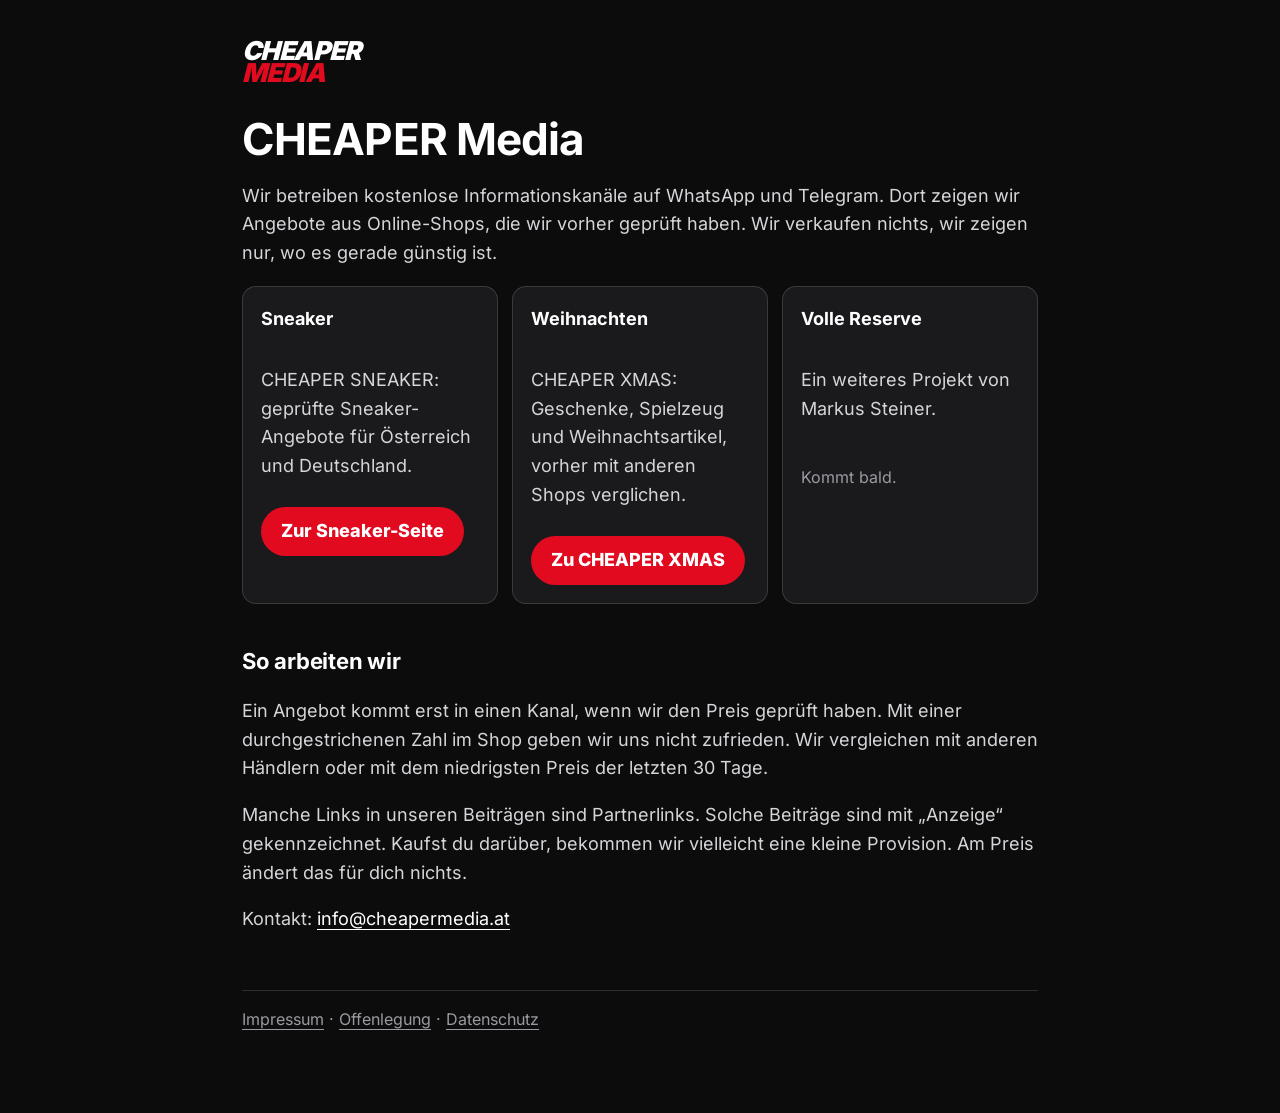
<file: index.html>
<!doctype html>
<html lang="de">
<head>
<meta charset="utf-8">
<meta name="viewport" content="width=device-width, initial-scale=1">
<title>CHEAPER Media</title>
<meta name="description" content="CHEAPER Media betreibt Informationskanäle mit geprüften Angeboten: Sneaker-Deals, Weihnachts-Geschenke-Deals und mehr. Wir verkaufen nichts.">
<link rel="canonical" href="https://cheapermedia.at/">
<meta property="og:type" content="website">
<meta property="og:locale" content="de_AT">
<meta property="og:site_name" content="CHEAPER Media">
<meta property="og:title" content="CHEAPER Media">
<meta property="og:description" content="Informationskanäle mit geprüften Angeboten: Sneaker-Deals, Weihnachts-Geschenke-Deals und mehr. Wir verkaufen nichts.">
<meta property="og:url" content="https://cheapermedia.at/">
<link rel="stylesheet" href="assets/stil.css">
</head>
<body>
<main>
<a class="marke" href="/" aria-label="CHEAPER Media, Startseite"><span class="wm" role="img" aria-label="CHEAPER Media"><b aria-hidden="true">Cheaper</b><i aria-hidden="true">Media</i></span></a>
<h1>CHEAPER Media</h1>
<p>Wir betreiben kostenlose Informationskanäle auf WhatsApp und Telegram. Dort zeigen wir Angebote aus Online-Shops, die wir vorher geprüft haben. Wir verkaufen nichts, wir zeigen nur, wo es gerade günstig ist.</p>

<div class="kacheln">
  <section class="kachel" aria-labelledby="k-sneaker">
    <h3 id="k-sneaker">Sneaker</h3>
    <p>CHEAPER SNEAKER: geprüfte Sneaker-Angebote für Österreich und Deutschland.</p>
    <a class="knopf" href="https://cheapersneakerdeals.de" rel="noopener">Zur Sneaker-Seite</a>
  </section>
  <section class="kachel" aria-labelledby="k-xmas">
    <h3 id="k-xmas">Weihnachten</h3>
    <p>CHEAPER XMAS: Geschenke, Spielzeug und Weihnachtsartikel, vorher mit anderen Shops verglichen.</p>
    <a class="knopf" href="xmas/">Zu CHEAPER XMAS</a>
  </section>
  <section class="kachel" aria-labelledby="k-reserve">
    <h3 id="k-reserve">Volle Reserve</h3>
    <p>Ein weiteres Projekt von Markus Steiner.</p>
    <p class="bald">Kommt bald.</p>
  </section>
</div>

<h2>So arbeiten wir</h2>
<p>Ein Angebot kommt erst in einen Kanal, wenn wir den Preis geprüft haben. Mit einer durchgestrichenen Zahl im Shop geben wir uns nicht zufrieden. Wir vergleichen mit anderen Händlern oder mit dem niedrigsten Preis der letzten 30 Tage.</p>
<p>Manche Links in unseren Beiträgen sind Partnerlinks. Solche Beiträge sind mit „Anzeige“ gekennzeichnet. Kaufst du darüber, bekommen wir vielleicht eine kleine Provision. Am Preis ändert das für dich nichts.</p>
<p>Kontakt: <a href="mailto:info@cheapermedia.at">info@cheapermedia.at</a></p>

<footer><a href="impressum/">Impressum</a> · <a href="offenlegung/">Offenlegung</a> · <a href="datenschutz/">Datenschutz</a></footer>
</main>
</body>
</html>
</file>
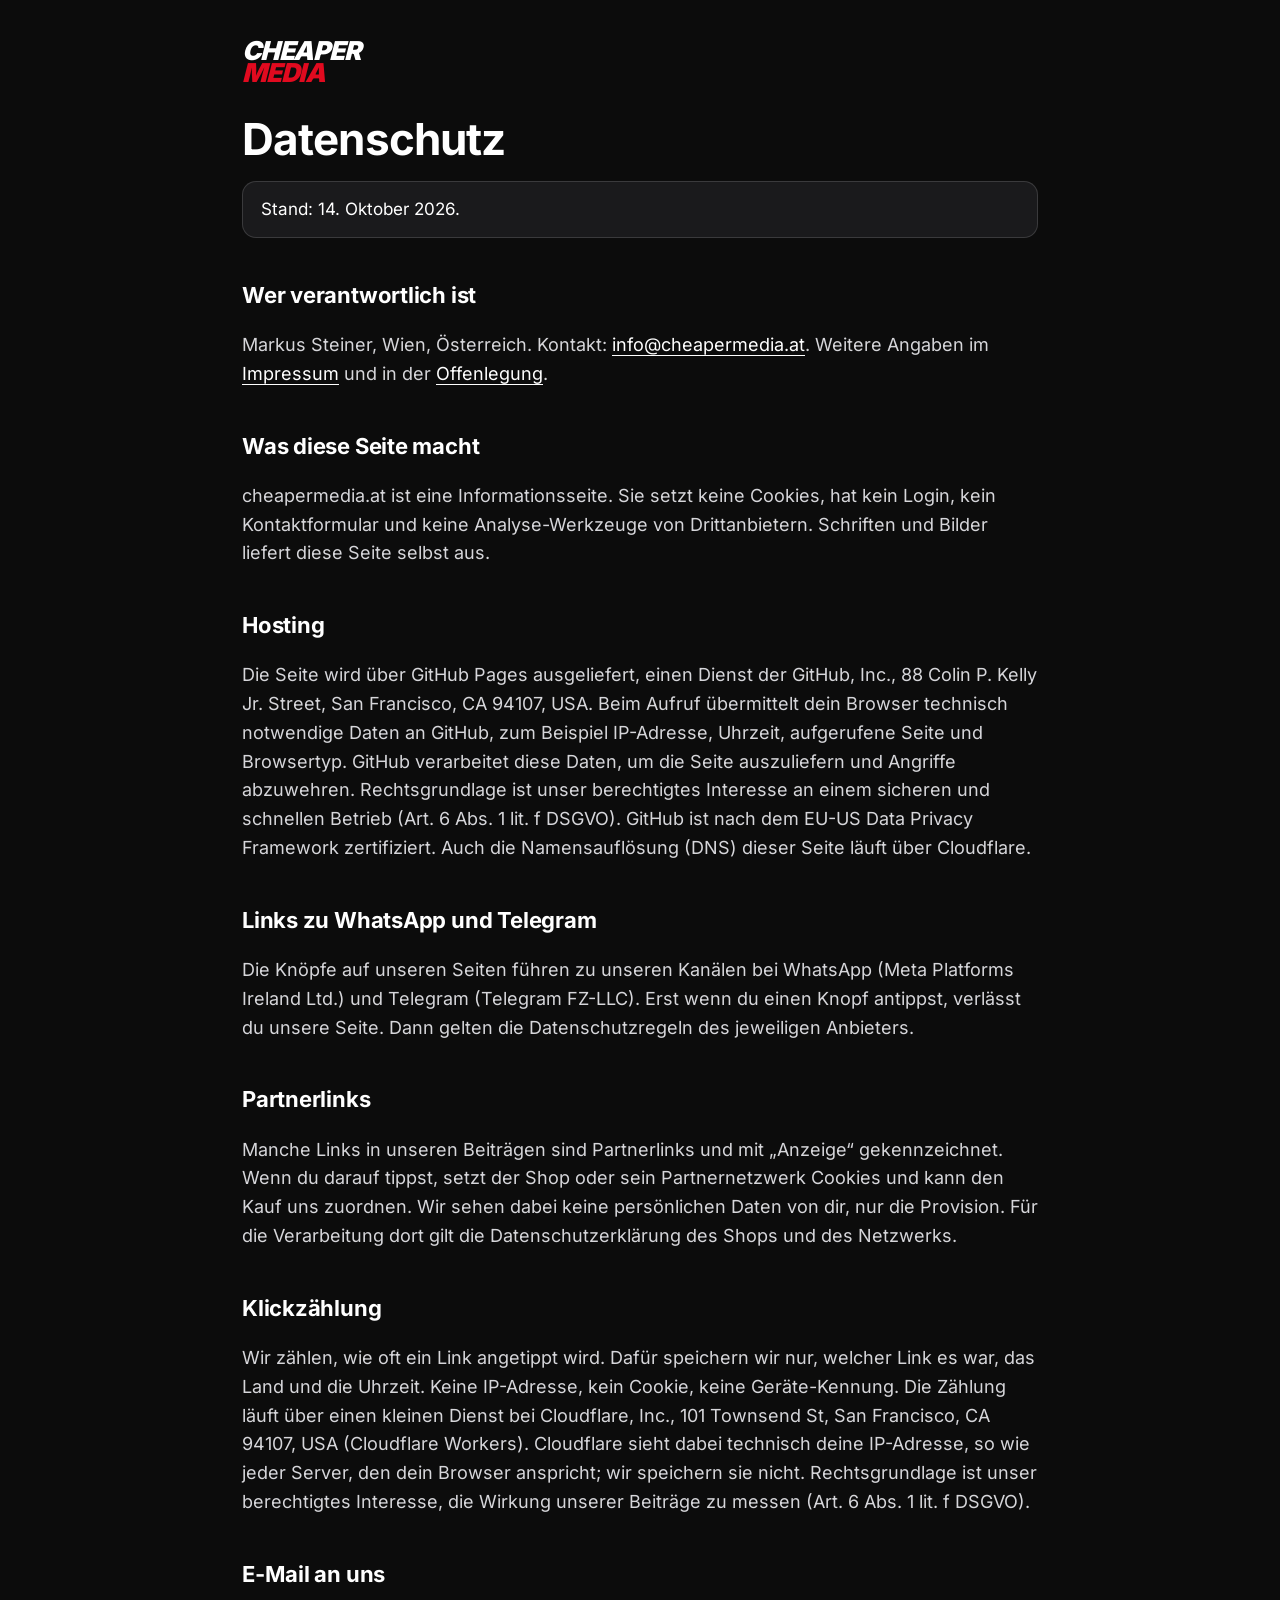
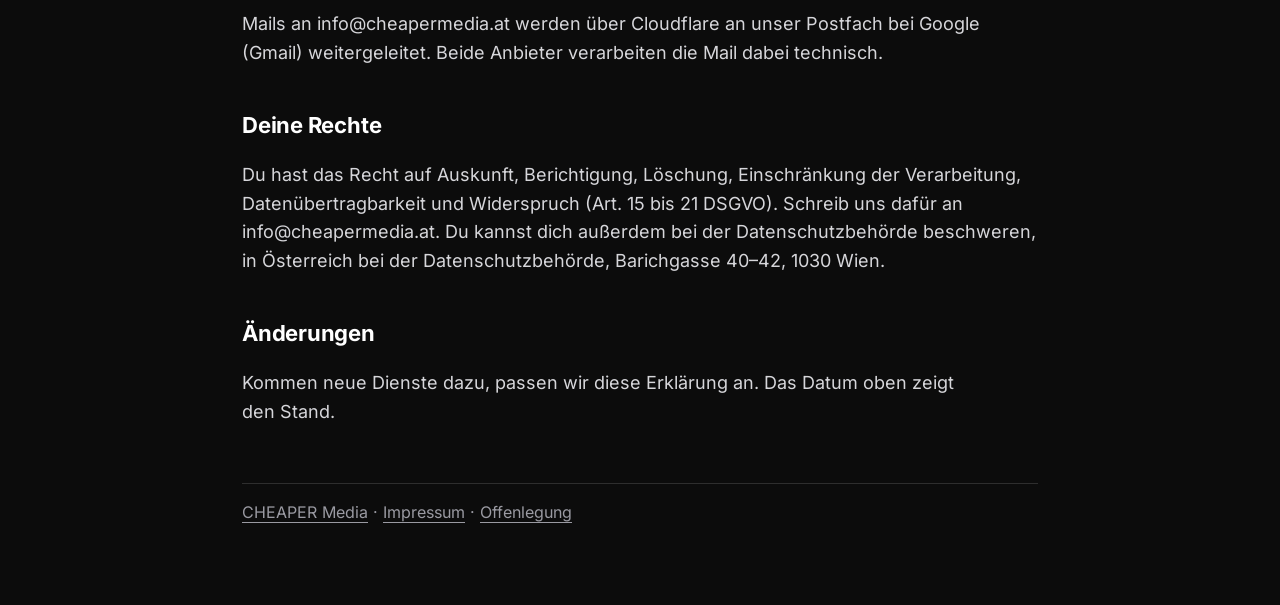
<file: datenschutz/index.html>
<!doctype html>
<html lang="de">
<head>
<meta charset="utf-8">
<meta name="viewport" content="width=device-width, initial-scale=1">
<title>Datenschutz · CHEAPER Media</title>
<meta name="robots" content="noindex">
<link rel="stylesheet" href="../assets/stil.css">
</head>
<body>
<main>
<a class="marke" href="/" aria-label="CHEAPER Media, Startseite"><span class="wm" role="img" aria-label="CHEAPER Media"><b aria-hidden="true">Cheaper</b><i aria-hidden="true">Media</i></span></a>
<h1>Datenschutz</h1>
<p class="hinweis">Stand: 14. Oktober 2026.</p>

<h2>Wer verantwortlich ist</h2>
<p>Markus Steiner, Wien, Österreich. Kontakt: <a href="mailto:info@cheapermedia.at">info@cheapermedia.at</a>. Weitere Angaben im <a href="../impressum/">Impressum</a> und in der <a href="../offenlegung/">Offenlegung</a>.</p>

<h2>Was diese Seite macht</h2>
<p>cheapermedia.at ist eine Informationsseite. Sie setzt keine Cookies, hat kein Login, kein Kontaktformular und keine Analyse-Werkzeuge von Drittanbietern. Schriften und Bilder liefert diese Seite selbst aus.</p>

<h2>Hosting</h2>
<p>Die Seite wird über GitHub Pages ausgeliefert, einen Dienst der GitHub, Inc., 88 Colin P. Kelly Jr. Street, San Francisco, CA 94107, USA. Beim Aufruf übermittelt dein Browser technisch notwendige Daten an GitHub, zum Beispiel IP-Adresse, Uhrzeit, aufgerufene Seite und Browsertyp. GitHub verarbeitet diese Daten, um die Seite auszuliefern und Angriffe abzuwehren. Rechtsgrundlage ist unser berechtigtes Interesse an einem sicheren und schnellen Betrieb (Art. 6 Abs. 1 lit. f DSGVO). GitHub ist nach dem EU-US Data Privacy Framework zertifiziert. Auch die Namensauflösung (DNS) dieser Seite läuft über Cloudflare.</p>

<h2>Links zu WhatsApp und Telegram</h2>
<p>Die Knöpfe auf unseren Seiten führen zu unseren Kanälen bei WhatsApp (Meta Platforms Ireland Ltd.) und Telegram (Telegram FZ-LLC). Erst wenn du einen Knopf antippst, verlässt du unsere Seite. Dann gelten die Datenschutzregeln des jeweiligen Anbieters.</p>

<h2>Partnerlinks</h2>
<p>Manche Links in unseren Beiträgen sind Partnerlinks und mit „Anzeige“ gekennzeichnet. Wenn du darauf tippst, setzt der Shop oder sein Partnernetzwerk Cookies und kann den Kauf uns zuordnen. Wir sehen dabei keine persönlichen Daten von dir, nur die Provision. Für die Verarbeitung dort gilt die Datenschutzerklärung des Shops und des Netzwerks.</p>

<h2>Klickzählung</h2>
<p>Wir zählen, wie oft ein Link angetippt wird. Dafür speichern wir nur, welcher Link es war, das Land und die Uhrzeit. Keine IP-Adresse, kein Cookie, keine Geräte-Kennung. Die Zählung läuft über einen kleinen Dienst bei Cloudflare, Inc., 101 Townsend St, San Francisco, CA 94107, USA (Cloudflare Workers). Cloudflare sieht dabei technisch deine IP-Adresse, so wie jeder Server, den dein Browser anspricht; wir speichern sie nicht. Rechtsgrundlage ist unser berechtigtes Interesse, die Wirkung unserer Beiträge zu messen (Art. 6 Abs. 1 lit. f DSGVO).</p>

<h2>E-Mail an uns</h2>
<p>Mails an info@cheapermedia.at werden über Cloudflare an unser Postfach bei Google (Gmail) weitergeleitet. Beide Anbieter verarbeiten die Mail dabei technisch.</p>

<h2>Deine Rechte</h2>
<p>Du hast das Recht auf Auskunft, Berichtigung, Löschung, Einschränkung der Verarbeitung, Datenübertragbarkeit und Widerspruch (Art. 15 bis 21 DSGVO). Schreib uns dafür an info@cheapermedia.at. Du kannst dich außerdem bei der Datenschutzbehörde beschweren, in Österreich bei der Datenschutzbehörde, Barichgasse 40–42, 1030 Wien.</p>

<h2>Änderungen</h2>
<p>Kommen neue Dienste dazu, passen wir diese Erklärung an. Das Datum oben zeigt den Stand.</p>

<footer><a href="/">CHEAPER Media</a> · <a href="../impressum/">Impressum</a> · <a href="../offenlegung/">Offenlegung</a></footer>
</main>
</body>
</html>
</file>
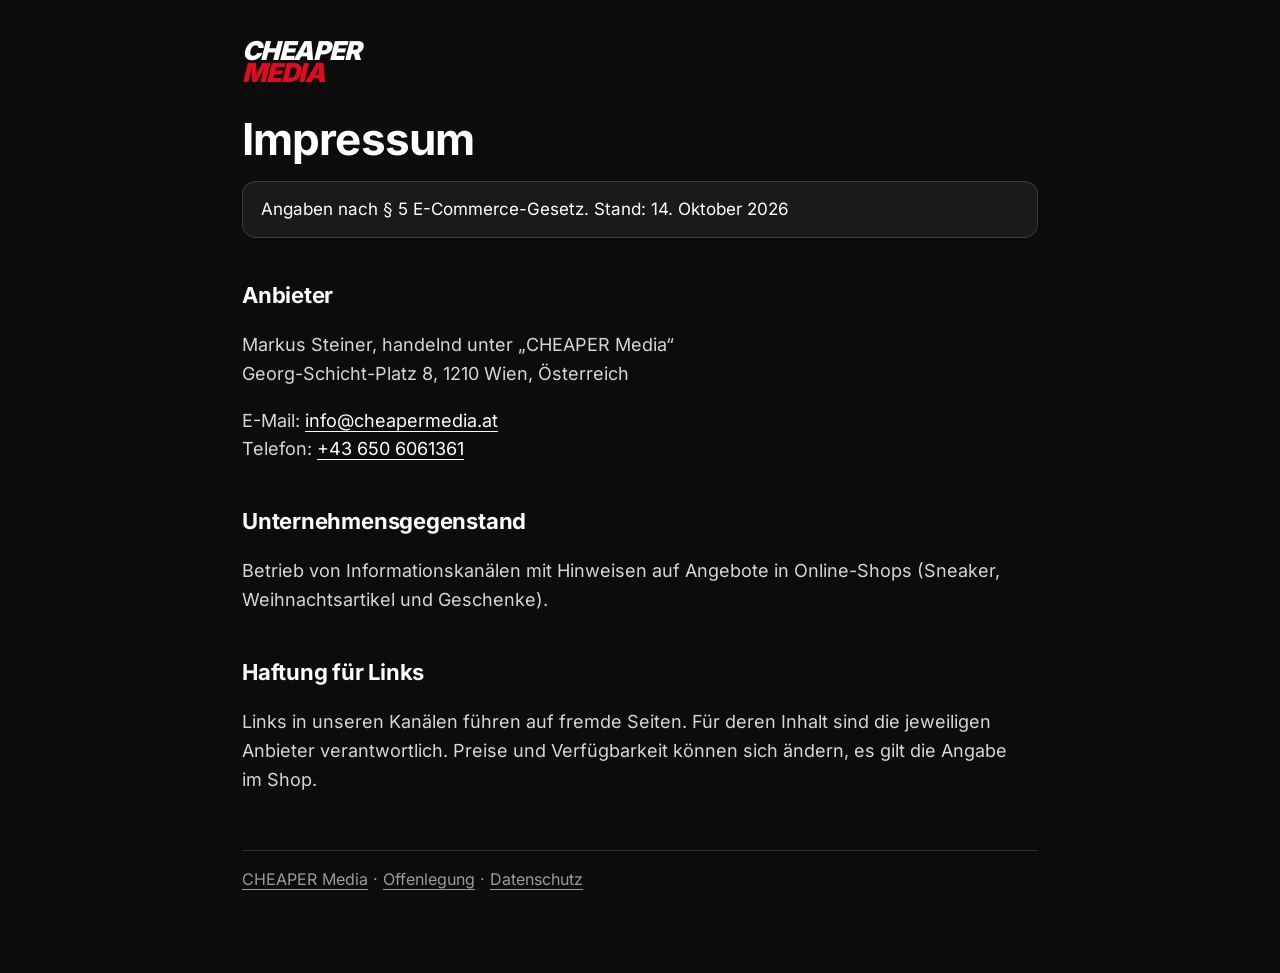
<file: impressum/index.html>
<!doctype html>
<html lang="de">
<head>
<meta charset="utf-8">
<meta name="viewport" content="width=device-width, initial-scale=1">
<title>Impressum · CHEAPER Media</title>
<meta name="robots" content="noindex">
<link rel="stylesheet" href="../assets/stil.css">
</head>
<body>
<main>
<a class="marke" href="/" aria-label="CHEAPER Media, Startseite"><span class="wm" role="img" aria-label="CHEAPER Media"><b aria-hidden="true">Cheaper</b><i aria-hidden="true">Media</i></span></a>
<h1>Impressum</h1>
<p class="hinweis">Angaben nach § 5 E-Commerce-Gesetz. Stand: 14. Oktober 2026</p>

<h2>Anbieter</h2>
<p>Markus Steiner, handelnd unter „CHEAPER Media“<br>
Georg-Schicht-Platz 8, 1210 Wien, Österreich</p>
<p>E-Mail: <a href="mailto:info@cheapermedia.at">info@cheapermedia.at</a><br>
Telefon: <a href="tel:+436506061361">+43 650 6061361</a></p>

<h2>Unternehmensgegenstand</h2>
<p>Betrieb von Informationskanälen mit Hinweisen auf Angebote in Online-Shops (Sneaker, Weihnachtsartikel und Geschenke).</p>

<h2>Haftung für Links</h2>
<p>Links in unseren Kanälen führen auf fremde Seiten. Für deren Inhalt sind die jeweiligen Anbieter verantwortlich. Preise und Verfügbarkeit können sich ändern, es gilt die Angabe im Shop.</p>

<footer><a href="/">CHEAPER Media</a> · <a href="../offenlegung/">Offenlegung</a> · <a href="../datenschutz/">Datenschutz</a></footer>
</main>
</body>
</html>
</file>
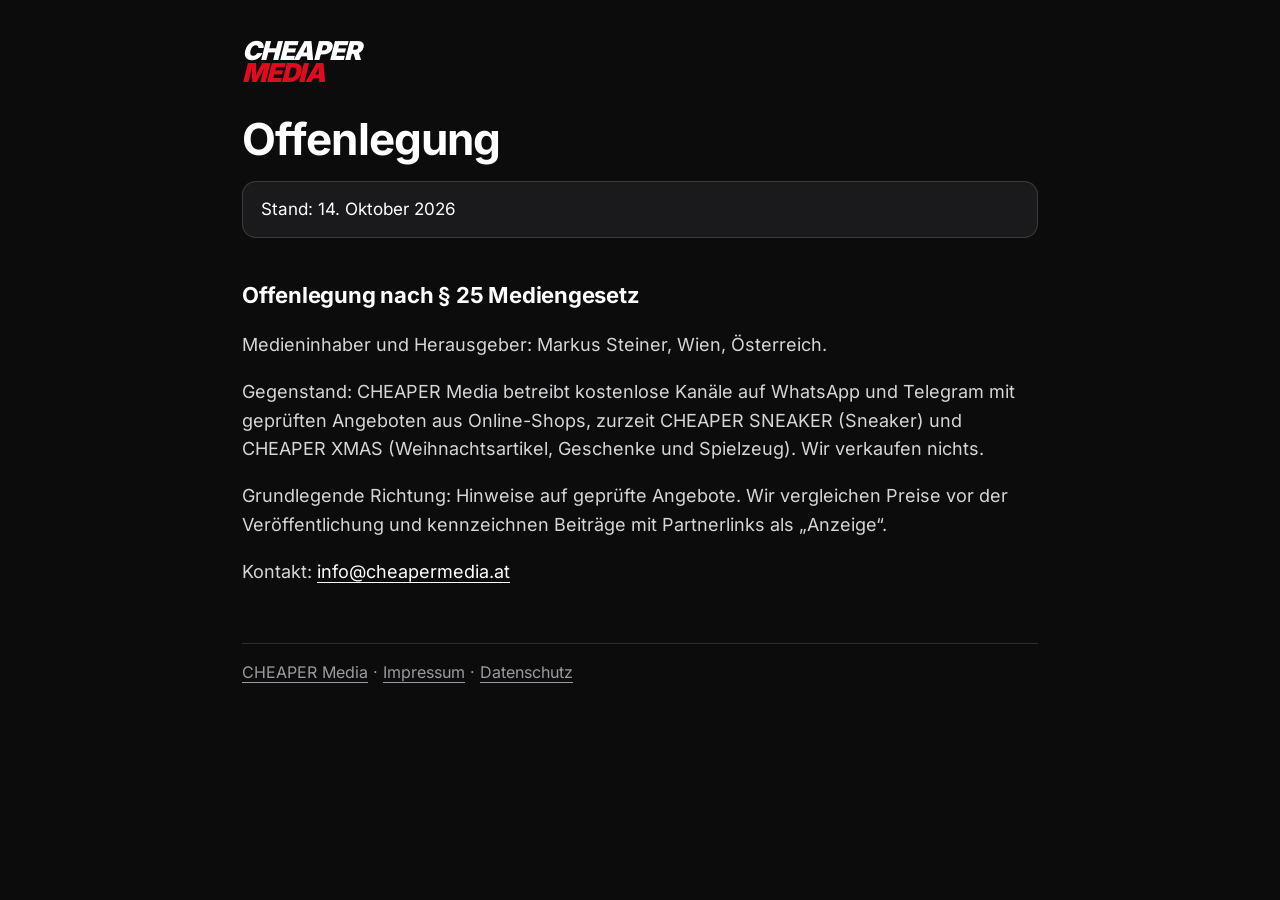
<file: offenlegung/index.html>
<!doctype html>
<html lang="de">
<head>
<meta charset="utf-8">
<meta name="viewport" content="width=device-width, initial-scale=1">
<title>Offenlegung · CHEAPER Media</title>
<meta name="robots" content="noindex">
<link rel="stylesheet" href="../assets/stil.css">
</head>
<body>
<main>
<a class="marke" href="/" aria-label="CHEAPER Media, Startseite"><span class="wm" role="img" aria-label="CHEAPER Media"><b aria-hidden="true">Cheaper</b><i aria-hidden="true">Media</i></span></a>
<h1>Offenlegung</h1>
<p class="hinweis">Stand: 14. Oktober 2026</p>

<h2>Offenlegung nach § 25 Mediengesetz</h2>
<p>Medieninhaber und Herausgeber: Markus Steiner, Wien, Österreich.</p>
<p>Gegenstand: CHEAPER Media betreibt kostenlose Kanäle auf WhatsApp und Telegram mit geprüften Angeboten aus Online-Shops, zurzeit CHEAPER SNEAKER (Sneaker) und CHEAPER XMAS (Weihnachtsartikel, Geschenke und Spielzeug). Wir verkaufen nichts.</p>
<p>Grundlegende Richtung: Hinweise auf geprüfte Angebote. Wir vergleichen Preise vor der Veröffentlichung und kennzeichnen Beiträge mit Partnerlinks als „Anzeige“.</p>
<p>Kontakt: <a href="mailto:info@cheapermedia.at">info@cheapermedia.at</a></p>

<footer><a href="/">CHEAPER Media</a> · <a href="../impressum/">Impressum</a> · <a href="../datenschutz/">Datenschutz</a></footer>
</main>
</body>
</html>
</file>
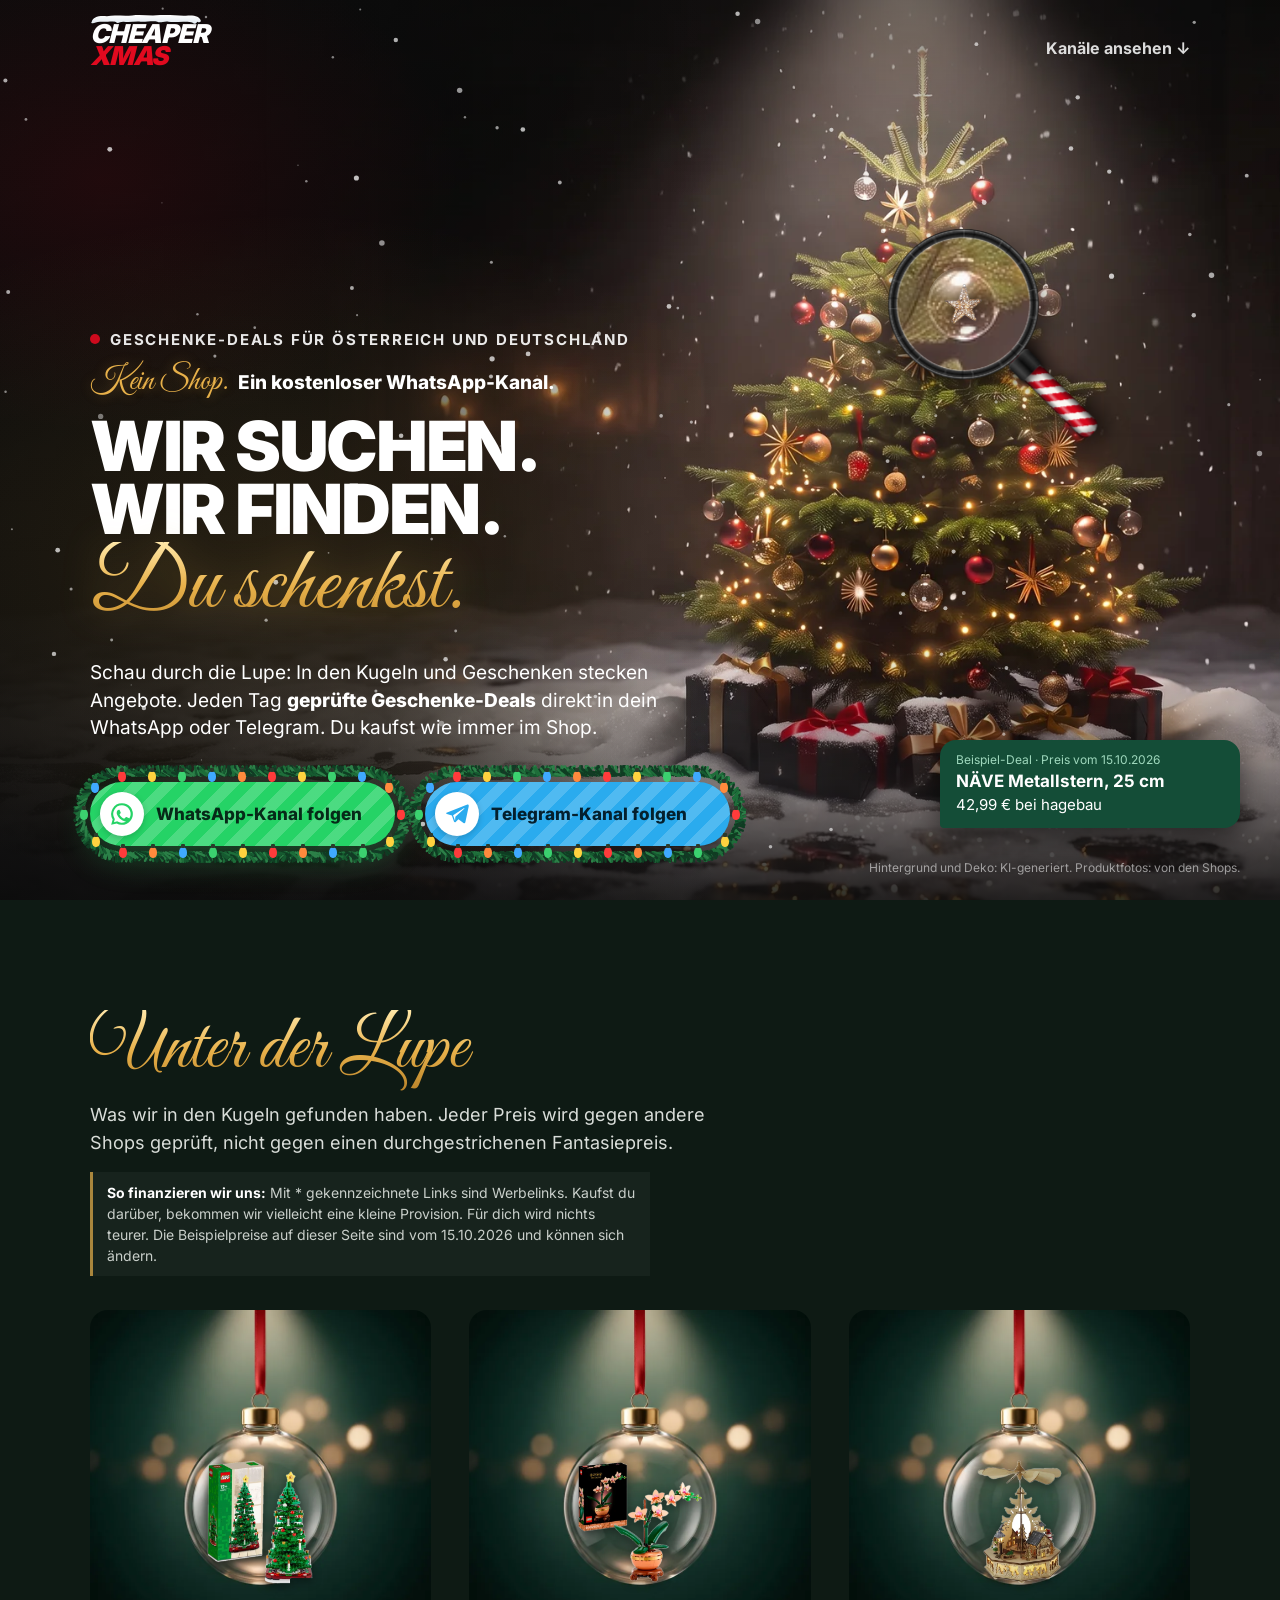
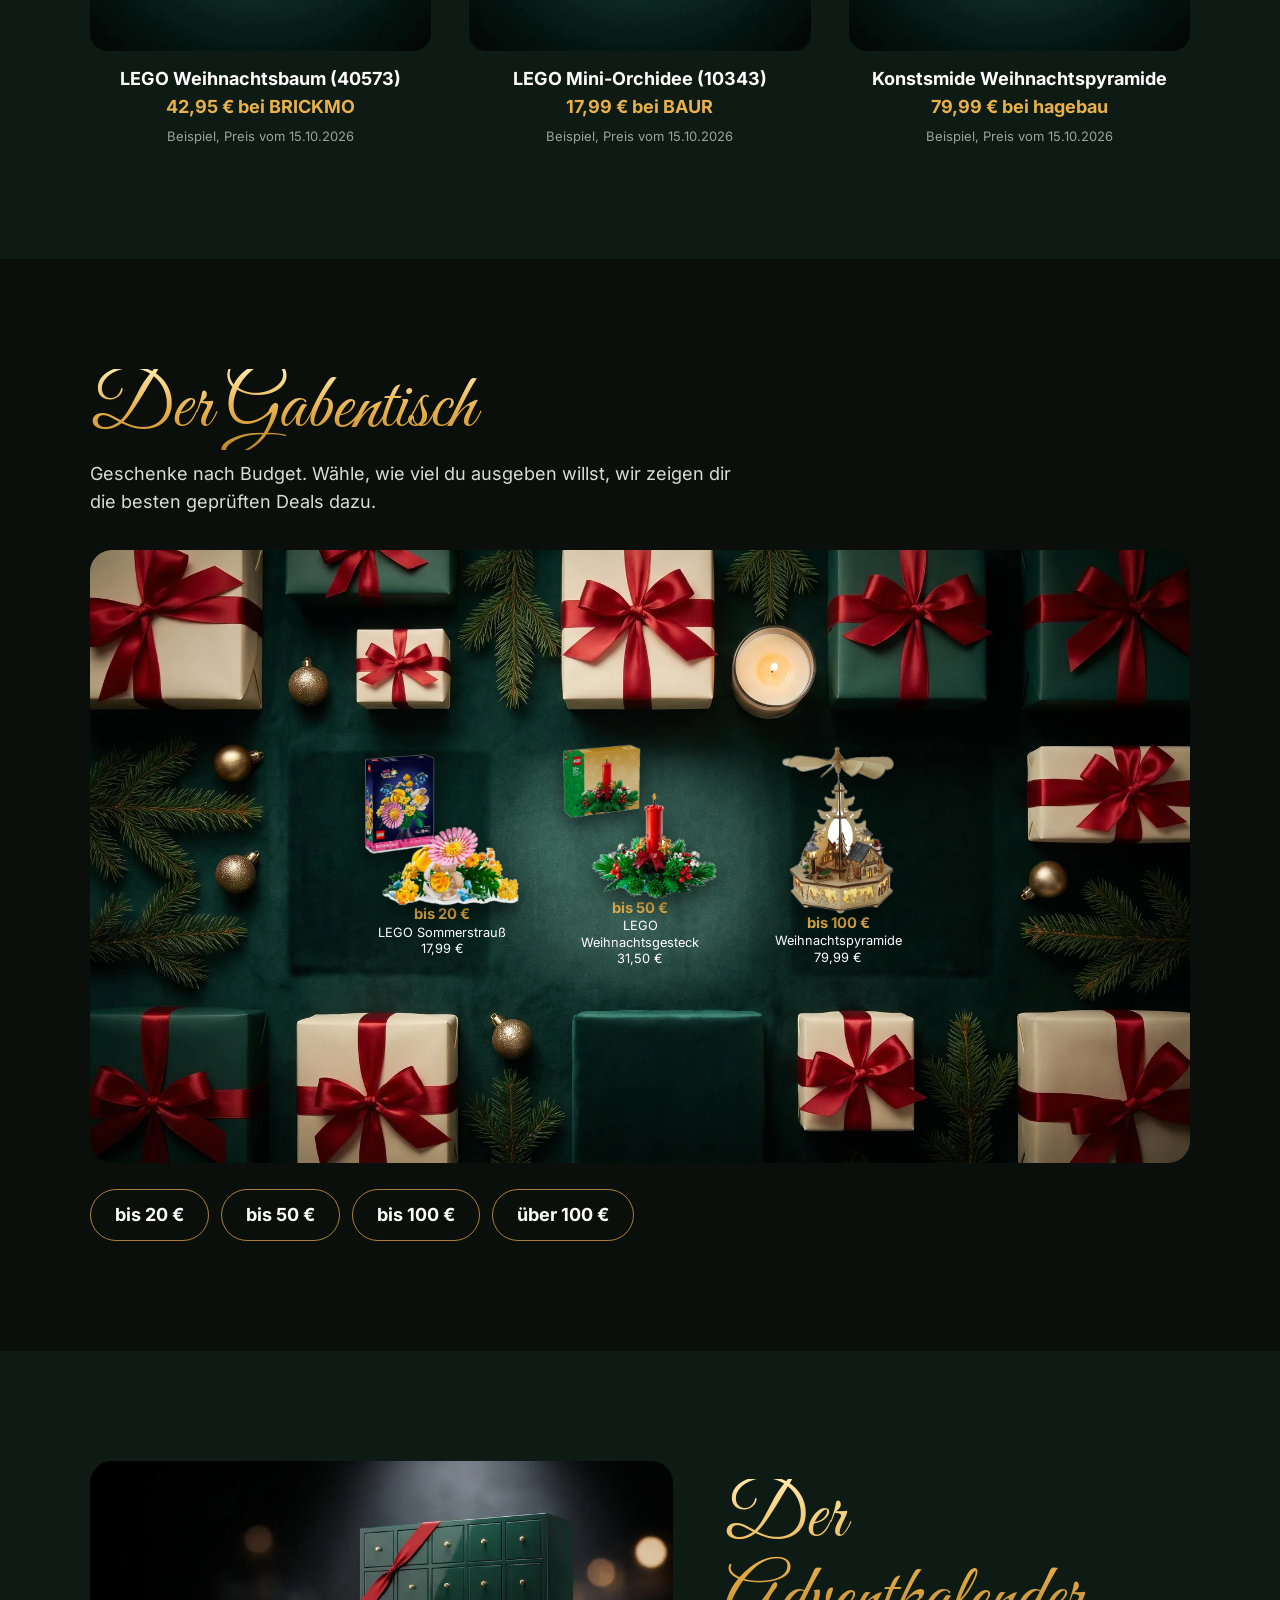
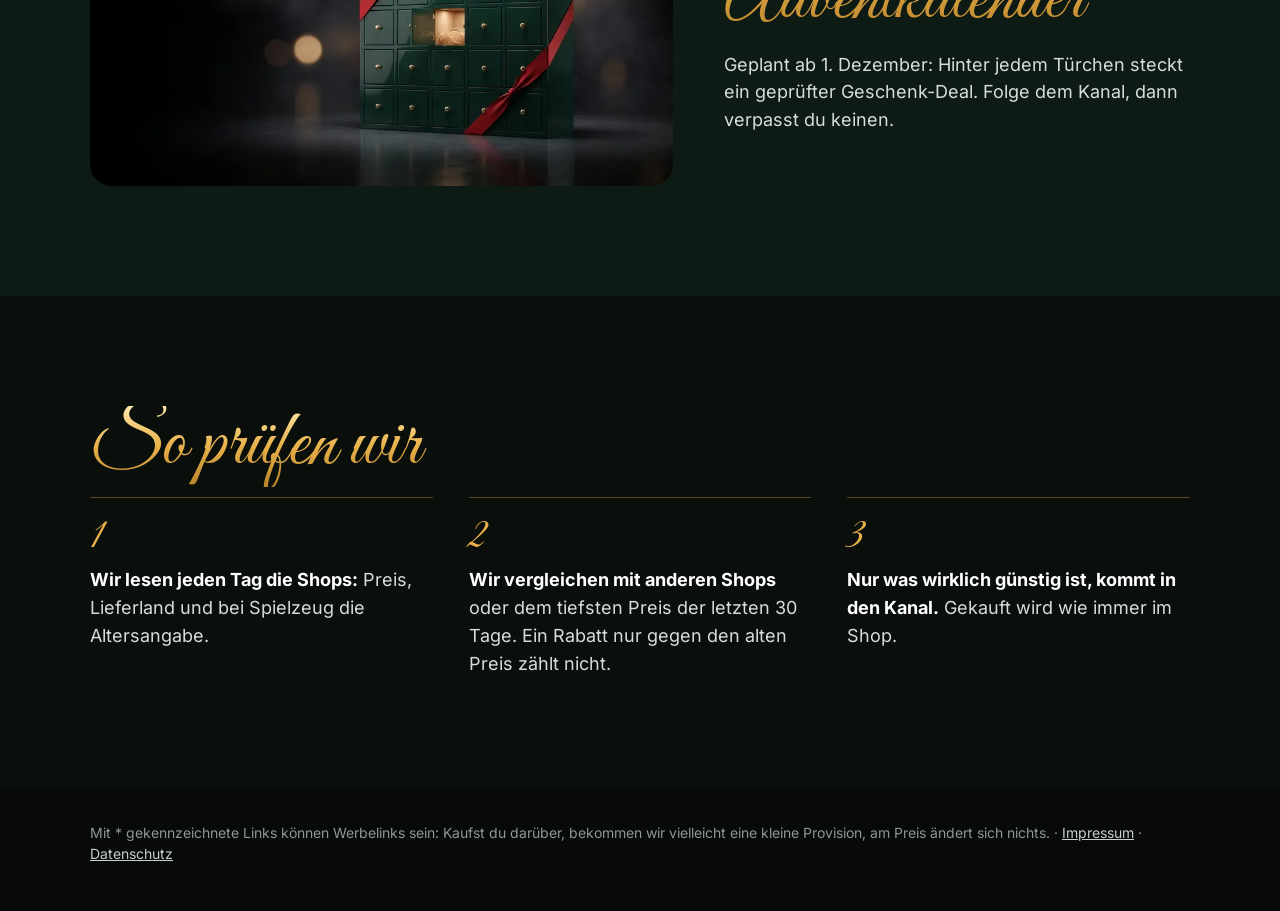
<file: xmas/index.html>
<!doctype html>
<html lang="de">
<head>
<meta charset="utf-8">
<meta name="viewport" content="width=device-width, initial-scale=1, viewport-fit=cover">
<title>CHEAPER XMAS – Geschenke-Deals für Österreich und Deutschland</title>
<meta name="description" content="Jeden Tag geprüfte Geschenke-Deals für Österreich und Deutschland, kostenlos im WhatsApp- und Telegram-Kanal. Kein Shop: Du kaufst wie immer beim Händler.">
<link rel="preload" as="image" href="baum2-hoch-handy.webp" media="(max-width:700px)" fetchpriority="high">
<link rel="preload" as="image" href="baum2-quer.webp" media="(min-width:701px)" fetchpriority="high">
<style>
@font-face{font-family:"Inter";font-style:normal;font-weight:400 900;font-display:swap;src:url(fonts/inter-latin.woff2) format("woff2")}
/* Great Vibes (SIL Open Font License) liegt auf unserem Server, nicht mehr bei Google (Datenschutz, Markus 19.10.) */
@font-face{font-family:"Great Vibes";font-style:normal;font-weight:400;font-display:swap;src:url(fonts/greatvibes-latin.woff2) format("woff2")}
@font-face{font-family:"DM Serif Display";font-style:italic;font-weight:400;font-display:swap;src:url(fonts/dmserif-italic-latin.woff2) format("woff2")}
:root{--rot:#E10A1F;--schwarz:#0C0C0C;--tanne:#0D3B2E;--gold:#E8B14A;--soft:#C9C9CE;--wa:#25D366;--tg:#2AABEE;
  --serif:"DM Serif Display",Georgia,serif;--sans:"Inter",system-ui,-apple-system,"Segoe UI",Roboto,sans-serif;--max:1180px;--rand:clamp(18px,4vw,40px)}
*{box-sizing:border-box}
html{-webkit-text-size-adjust:100%;overflow-x:hidden}
body{margin:0;background:var(--schwarz);color:#fff;font:18px/1.55 var(--sans);-webkit-font-smoothing:antialiased;overflow-x:hidden}
img{display:block;max-width:none}
a{color:inherit}
:focus-visible{outline:3px solid #fff;outline-offset:3px}
.wrap{max-width:var(--max);margin:0 auto;padding-left:var(--rand);padding-right:var(--rand)}
.wm{display:inline-block;font-weight:900;font-style:italic;text-transform:uppercase;letter-spacing:-.045em;line-height:.86;font-size:26px}
.wm b,.wm i{display:block;font-style:italic;font-weight:900}.wm b{color:#fff}.wm i{color:var(--rot)}
header.kopf{position:absolute;inset:0 0 auto 0;z-index:20;padding-top:max(16px,env(safe-area-inset-top))}
.kopf .wrap{display:flex;align-items:center;justify-content:space-between;height:64px}
.kopf a{text-decoration:none}
.kopf nav a{font-weight:700;font-size:16px;opacity:.85;padding:10px 0}

.hero{position:relative;min-height:100svh;display:flex;align-items:flex-end;overflow:hidden;isolation:isolate;background:var(--schwarz)}
.hero .film{position:absolute;inset:0;overflow:hidden}
.ebene{position:absolute;left:0;top:0}
.ebene>img{position:absolute;inset:0;width:100%;height:100%}
.hero .schleier{position:absolute;inset:0;z-index:1;pointer-events:none;background:
  linear-gradient(90deg,rgba(12,12,12,.88) 0%,rgba(12,12,12,.7) 30%,rgba(12,12,12,.25) 46%,rgba(12,12,12,0) 56%),
  linear-gradient(180deg,rgba(12,12,12,.5) 0%,rgba(12,12,12,0) 22%,rgba(12,12,12,0) 70%,rgba(12,12,12,.85) 100%)}
.ki{position:absolute;z-index:2;right:var(--rand);bottom:10px;font-size:12px;color:rgba(255,255,255,.55)}

/* Produkte in der Glas-Ebene: in Kugeln rund beschnitten, in Schachteln stehend */
.kugel{position:absolute;border-radius:50%;overflow:hidden;display:grid;place-items:center}
.kugel img{width:54%;height:54%;object-fit:contain;filter:drop-shadow(0 2px 3px rgba(0,0,0,.45))}
.kugel::after{content:"";position:absolute;inset:0;border-radius:50%;background:radial-gradient(ellipse 40% 26% at 34% 26%,rgba(255,255,255,.55),rgba(255,255,255,0) 100%),radial-gradient(circle at 50% 50%,transparent 60%,rgba(255,255,255,.18) 100%)}
/* Produkt steckt in der offenen Schachtel: unterer Teil verschwindet hinter dem Rand */
.schachtel{position:absolute;overflow:hidden}
.schachtel img{position:absolute;left:0;bottom:-28%;width:100%;height:128%;object-fit:contain;object-position:50% 100%;filter:drop-shadow(0 -4px 16px rgba(255,200,120,.35))}

/* Lupe 1:1 wie cheapersneakerdeals.de */
.hero .lupe{position:absolute;z-index:30;left:0;top:0;width:var(--d);height:var(--d);pointer-events:none;will-change:transform}
.hero .griff{pointer-events:auto;cursor:grab;touch-action:none}
.hero .lupe.greift .griff{cursor:grabbing}
.hero .griff,.lupe-gross .griff{position:absolute;left:50%;top:50%;width:calc(var(--d)*.15);height:calc(var(--d)*1.22);margin-left:calc(var(--d)*-.075);transform-origin:50% 0;transform:rotate(-45deg);
  border-radius:0 0 calc(var(--d)*.075) calc(var(--d)*.075) / 0 0 calc(var(--d)*.06) calc(var(--d)*.06);
  background:
    radial-gradient(ellipse 60% 4% at 48% 78%,rgba(255,255,255,.22),transparent 100%),
    radial-gradient(ellipse 70% 3% at 55% 61%,rgba(255,255,255,.14),transparent 100%),
    radial-gradient(ellipse 45% 5% at 40% 92%,rgba(0,0,0,.28),transparent 100%),
    repeating-linear-gradient(176deg,rgba(255,255,255,0) 0 7px,rgba(255,255,255,.06) 7px 8px,rgba(0,0,0,0) 8px 13px,rgba(0,0,0,.12) 13px 14px),
    url("data:image/svg+xml;utf8,<svg xmlns='http://www.w3.org/2000/svg' width='160' height='160'><filter id='n'><feTurbulence type='fractalNoise' baseFrequency='.9' numOctaves='3' stitchTiles='stitch'/><feColorMatrix values='0 0 0 0 0.5 0 0 0 0 0.5 0 0 0 0 0.5 0 0 0 .55 0'/></filter><rect width='100%25' height='100%25' filter='url(%23n)'/></svg>"),
    linear-gradient(90deg,#3d0509 0%,#8c0812 18%,#b80a18 40%,#c9202c 50%,#aa0915 64%,#6b0610 86%,#330308 100%);
  background-blend-mode:normal,normal,normal,normal,soft-light,normal;
  box-shadow:calc(var(--d)*.03) calc(var(--d)*.05) calc(var(--d)*.14) rgba(0,0,0,.7),inset calc(var(--d)*.01) 0 calc(var(--d)*.02) rgba(255,255,255,.08),inset 0 calc(var(--d)*-.03) calc(var(--d)*.04) rgba(0,0,0,.45)}
.hero .griff::before,.lupe-gross .griff::before{content:"";position:absolute;left:-16%;right:-16%;top:calc(var(--d)*.49);height:calc(var(--d)*.15);border-radius:4px;
  background:url("data:image/svg+xml;utf8,<svg xmlns='http://www.w3.org/2000/svg' width='160' height='160'><filter id='n'><feTurbulence type='fractalNoise' baseFrequency='.9' numOctaves='3' stitchTiles='stitch'/><feColorMatrix values='0 0 0 0 0.5 0 0 0 0 0.5 0 0 0 0 0.5 0 0 0 .55 0'/></filter><rect width='100%25' height='100%25' filter='url(%23n)'/></svg>"),linear-gradient(90deg,#1a1a1a 0%,#6a6a6a 22%,#0d0d0d 50%,#4a4a4a 78%,#111 100%),linear-gradient(180deg,rgba(255,255,255,.15),rgba(0,0,0,.4));background-blend-mode:soft-light,overlay,normal;box-shadow:0 3px 7px rgba(0,0,0,.65),inset 0 1px 0 rgba(255,255,255,.2)}
.hero .griff::after{content:"";position:absolute;left:-110%;right:-110%;top:calc(var(--d)*.5);bottom:-14px}
.hero .glas,.lupe-gross .glas{position:absolute;inset:0;border-radius:50%;overflow:hidden;box-sizing:border-box;border:calc(var(--d)*.055) solid #151515;background:#000;
  box-shadow:0 calc(var(--d)*.1) calc(var(--d)*.22) rgba(0,0,0,.7),inset 0 0 calc(var(--d)*.1) rgba(0,0,0,.45)}
/* Metallring mit Kante: liegt über dem Rand des Glases */
.hero .lupe::before,.lupe-gross::before{content:"";position:absolute;inset:0;border-radius:50%;pointer-events:none;z-index:2;
  -webkit-mask:radial-gradient(circle closest-side,transparent calc(100% - var(--d)*.064),#000 calc(100% - var(--d)*.06));mask:radial-gradient(circle closest-side,transparent calc(100% - var(--d)*.064),#000 calc(100% - var(--d)*.06));
  background:
    repeating-conic-gradient(from 20deg,rgba(255,255,255,0) 0 11deg,rgba(255,255,255,.14) 11deg 12deg,rgba(255,255,255,0) 12deg 19deg,rgba(0,0,0,.25) 19deg 20.5deg,rgba(255,255,255,0) 20.5deg 33deg,rgba(255,255,255,.08) 33deg 35deg,rgba(255,255,255,0) 35deg 47deg),
    radial-gradient(circle at 18% 30%,rgba(255,255,255,.35) 0 1.2%,transparent 2.4%),
    radial-gradient(circle at 76% 22%,rgba(255,255,255,.3) 0 .9%,transparent 2%),
    radial-gradient(circle at 62% 88%,rgba(255,255,255,.28) 0 1.4%,transparent 2.6%),
    radial-gradient(circle at 28% 80%,rgba(0,0,0,.4) 0 1%,transparent 2.2%),
    url("data:image/svg+xml;utf8,<svg xmlns='http://www.w3.org/2000/svg' width='160' height='160'><filter id='n'><feTurbulence type='fractalNoise' baseFrequency='.9' numOctaves='3' stitchTiles='stitch'/><feColorMatrix values='0 0 0 0 0.5 0 0 0 0 0.5 0 0 0 0 0.5 0 0 0 .55 0'/></filter><rect width='100%25' height='100%25' filter='url(%23n)'/></svg>"),
    radial-gradient(circle closest-side,transparent calc(100% - var(--d)*.062),rgba(255,255,255,.3) calc(100% - var(--d)*.058),#2a2a2a calc(100% - var(--d)*.048),#0b0b0b calc(100% - var(--d)*.03),#3a3a3a calc(100% - var(--d)*.012),#777 calc(100% - 1.5px),#111 100%);
  background-blend-mode:normal,normal,normal,normal,normal,soft-light,normal}
  background:radial-gradient(circle closest-side,transparent calc(100% - var(--d)*.062),rgba(255,255,255,.3) calc(100% - var(--d)*.058),#2a2a2a calc(100% - var(--d)*.048),#0b0b0b calc(100% - var(--d)*.03),#3a3a3a calc(100% - var(--d)*.012),#777 calc(100% - 1.5px),#111 100%)}
/* Glas: Randvignette, Lichtreflex oben links, schmaler Reflexstreifen */
.hero .glas::after,.lupe-gross .glas::after{content:"";position:absolute;inset:0;border-radius:50%;pointer-events:none;
  background:radial-gradient(circle at 50% 50%,transparent 58%,rgba(0,0,0,.42) 100%),
             radial-gradient(ellipse 34% 22% at 32% 22%,rgba(255,255,255,.34),rgba(255,255,255,0) 100%),
             linear-gradient(135deg,rgba(255,255,255,0) 38%,rgba(255,255,255,.1) 44%,rgba(255,255,255,0) 50%)}
.hero .glas .innen{position:absolute;left:0;top:0;transform-origin:0 0;will-change:transform;background:var(--schwarz)}
.hero{--d:150px;--k:2.2}
/* Griff als Zuckerstange wie im CHEAPER-XMAS-Logo (grafik/logo/xmas/linie-logo.png): rot-weiß schräg gestreift, rund schattiert */
.hero .griff{background:
    linear-gradient(90deg,rgba(0,0,0,.45) 0%,rgba(0,0,0,0) 22%,rgba(255,255,255,.5) 34%,rgba(255,255,255,0) 48%,rgba(0,0,0,0) 68%,rgba(0,0,0,.5) 100%),
    repeating-linear-gradient(38deg,#D90A1E 0 calc(var(--d)*.05),#FBF7F2 calc(var(--d)*.05) calc(var(--d)*.095));
  background-blend-mode:normal,normal;border:1.5px solid rgba(0,0,0,.6)}

.hero .inhalt{position:relative;z-index:4;width:100%;padding-top:120px;padding-bottom:clamp(28px,6vh,64px);pointer-events:none}
.hero .inhalt a{pointer-events:auto}
.hero .innen .inhalt,.hero .innen .kopf{z-index:auto;pointer-events:none;margin:0;max-width:none;inset:auto}
.text{max-width:700px}
.eyebrow{display:inline-flex;align-items:center;gap:10px;font-weight:700;font-size:15px;letter-spacing:.12em;text-transform:uppercase;opacity:.9}
.eyebrow::before{content:"";width:10px;height:10px;border-radius:50%;background:var(--rot);box-shadow:0 0 0 0 rgba(225,10,31,.7);animation:puls 2.2s infinite}
@keyframes puls{to{box-shadow:0 0 0 14px rgba(225,10,31,0)}}
.kein-shop{margin:14px 0 0;font-weight:800;font-size:clamp(16px,1.5vw,19px)}
.kein-shop b{font-family:"Great Vibes",var(--serif);font-weight:400;font-size:1.7em;line-height:1;color:var(--gold);margin-right:.15em;text-shadow:0 0 12px rgba(232,177,74,.35)}
h1{font-size:clamp(44px,5.8vw,86px);font-weight:900;letter-spacing:-.035em;text-transform:uppercase;line-height:.92;margin:16px 0 20px}
h1 em{font-family:var(--serif);font-style:italic;font-weight:400;text-transform:none;letter-spacing:-.01em;color:var(--rot);font-size:1.02em}
.lead{font-size:clamp(18px,1.6vw,20px);line-height:1.45;margin:0 0 22px;max-width:30em}
.lead b{font-weight:800}
.cta{display:flex;flex-direction:column;gap:12px;max-width:560px}
.knopf{display:inline-flex;align-items:center;justify-content:center;gap:12px;min-height:64px;padding:14px 26px;border-radius:999px;font-weight:800;font-size:20px;text-decoration:none;white-space:nowrap}
.knopf svg{width:26px;height:26px;flex:none}
.knopf.wa{background:var(--wa);color:#062A18;box-shadow:0 12px 34px rgba(37,211,102,.28);min-height:64px;font-size:19px}
.knopf.tg{background:var(--tg);color:#04202E;min-height:64px;font-size:19px}

/* Karte: was gerade unter der Lupe liegt */
.unter{position:absolute;z-index:29;right:var(--rand);bottom:clamp(40px,8vh,80px);width:300px;padding:12px 16px 13px;border-radius:16px 16px 16px 4px;background:#144D37;color:#fff;font-size:15px;line-height:1.4;box-shadow:0 10px 30px rgba(0,0,0,.55);transition:opacity .3s}
.unter small{display:block;font-size:12px;color:#9fd8bd}
.unter b{display:block;font-size:17px;line-height:1.25;margin:2px 0}
.unter.leer{opacity:0}

@media (max-width:700px){
    .hero{display:block;min-height:0;--d:104px;--k:3.4}
  .hero .film{position:relative;inset:auto;height:68svh;min-height:420px;max-height:640px}
  .hero .schleier{background:linear-gradient(180deg,rgba(12,12,12,.4) 0%,rgba(12,12,12,0) 25%,rgba(12,12,12,0) 75%,var(--schwarz) 100%)}
  .hero .inhalt{padding-top:6px;padding-bottom:28px}
  .eyebrow{display:none}
  .kein-shop{font-size:15px;margin:0 0 6px}
  h1{font-size:clamp(38px,11.5vw,54px);margin:6px 0 14px}
  .text{max-width:none}
  .lead{font-size:17px}
  .unter{left:var(--rand);right:auto;bottom:auto;top:calc(min(max(68svh,420px),640px) - 74px);width:auto;max-width:72%;padding:8px 11px 9px;font-size:12.5px;border-radius:12px 12px 12px 4px}
  .unter b{font-size:14px}
  .unter small{font-size:10.5px}
  .ki{bottom:auto;top:calc(min(max(68svh,420px),640px) - 22px)}
}
@media (prefers-reduced-motion:reduce){.eyebrow::before{animation:none}}

/* Weihnachtlich: Schreibschrift in Gold, Lichterkette, Schneefall, Schnee auf Knöpfen und Wortmarke */
h1 em{font-family:"Great Vibes",var(--serif);font-style:normal;font-size:1.32em;letter-spacing:0;line-height:.9;display:inline-block;padding:.05em .18em .12em 0;
  background:linear-gradient(180deg,#FFE7A8 0%,#E8B14A 45%,#B9832A 100%);-webkit-background-clip:text;background-clip:text;color:transparent;filter:drop-shadow(0 0 18px rgba(232,177,74,.35))}
.hero .waerme{position:absolute;inset:0;z-index:1;pointer-events:none;background:
  radial-gradient(60% 55% at 22% 62%,rgba(232,177,74,.13),transparent 70%),
  radial-gradient(40% 40% at 8% 20%,rgba(225,10,31,.10),transparent 70%)}
@keyframes funkeln{50%{opacity:.45}}
#schnee{position:absolute;inset:0;z-index:3;width:100%;height:100%;pointer-events:none}
.knopf{position:relative}
.knopf::before{content:"";position:absolute;left:7%;right:7%;top:-9px;height:20px;pointer-events:none;background:url("data:image/svg+xml;utf8,<svg xmlns='http://www.w3.org/2000/svg' viewBox='0 0 400 30' preserveAspectRatio='none'><defs><linearGradient id='g' x1='0' y1='0' x2='0' y2='1'><stop offset='0' stop-color='%23ffffff'/><stop offset='1' stop-color='%23dfe8ef'/></linearGradient></defs><path d='M6 22 C10 8 30 4 60 6 C90 2 120 7 150 4 C185 1 215 6 250 3 C285 1 320 6 350 4 C375 3 392 8 395 18 C396 24 388 23 382 21 C378 27 372 29 366 24 C360 21 350 22 340 21 C320 20 300 24 280 21 C262 19 250 26 240 21 C225 18 200 22 180 21 C160 20 140 23 120 21 C108 20 100 28 92 22 C84 18 60 22 40 21 C26 20 16 24 10 25 C4 26 3 24 6 22 Z' fill='url(%23g)'/></svg>") 0 0/100% 100% no-repeat;filter:drop-shadow(0 2px 2px rgba(0,0,0,.28))}
.wm{position:relative}
.wm::before{content:"";position:absolute;left:0;right:6px;top:-9px;height:11px;pointer-events:none;background:url("data:image/svg+xml;utf8,<svg xmlns='http://www.w3.org/2000/svg' viewBox='0 0 400 30' preserveAspectRatio='none'><defs><linearGradient id='g' x1='0' y1='0' x2='0' y2='1'><stop offset='0' stop-color='%23ffffff'/><stop offset='1' stop-color='%23dfe8ef'/></linearGradient></defs><path d='M6 22 C10 8 30 4 60 6 C90 2 120 7 150 4 C185 1 215 6 250 3 C285 1 320 6 350 4 C375 3 392 8 395 18 C396 24 388 23 382 21 C378 27 372 29 366 24 C360 21 350 22 340 21 C320 20 300 24 280 21 C262 19 250 26 240 21 C225 18 200 22 180 21 C160 20 140 23 120 21 C108 20 100 28 92 22 C84 18 60 22 40 21 C26 20 16 24 10 25 C4 26 3 24 6 22 Z' fill='url(%23g)'/></svg>") 0 0/100% 100% no-repeat;filter:drop-shadow(0 1px 1px rgba(0,0,0,.3))}
.kette{position:absolute;left:0;top:-110px;z-index:3;width:100%;-webkit-mask-image:linear-gradient(180deg,#000 55%,transparent 85%);mask-image:linear-gradient(180deg,#000 55%,transparent 85%);height:auto;pointer-events:none;mix-blend-mode:screen;opacity:.95}
.knopf.wa .schmuck{position:absolute;right:7%;top:-34px;width:120px;height:auto;pointer-events:none;filter:drop-shadow(0 4px 6px rgba(0,0,0,.45))}
@media (max-width:700px){.kette{top:-30px;width:170%;max-width:none;left:-35%}.knopf.wa .schmuck{width:92px;top:-27px;right:5%}}
/* Moderne grüne Deko auf dem WhatsApp-Knopf: Lebkuchenmann links, Zuckerstangen und Zweige rechts (Fotos, freigestellt) */
.cta{margin-top:70px}
.knopf.wa::before{display:none}
.knopf.wa .lebkuchen,.knopf.wa .zweige{position:absolute;bottom:calc(100% - 10px);height:auto;pointer-events:none;filter:drop-shadow(0 4px 6px rgba(0,0,0,.45))}
.knopf.wa .lebkuchen{left:6%;width:84px}
.knopf.wa .zweige{right:5%;width:200px}
@media (max-width:700px){.cta{margin-top:58px}.knopf.wa .lebkuchen{width:66px}.knopf.wa .zweige{width:150px}}

/* Knöpfe wie bei großen Kanälen: Logo unverändert im weißen Kreis, beide gleich groß, am PC nebeneinander */
.knopf{justify-content:flex-start;padding:10px 26px 10px 10px}
.marke-kreis{display:grid;place-items:center;width:44px;height:44px;border-radius:50%;background:#fff;flex:none;box-shadow:0 2px 6px rgba(0,0,0,.18)}
.marke-kreis svg{width:26px;height:26px}
.wa-kreis{color:#25D366}.tg-kreis{color:#2AABEE}
@media (min-width:701px){.cta{flex-direction:row;max-width:640px}.cta .knopf{flex:1 1 0;font-size:17px}}
/* Erster Bildschirm muss auf Laptops ganz sichtbar sein */
.hero .inhalt{padding-top:96px}
h1{font-size:clamp(40px,min(5.4vw,8.4vh),84px)}
.lead{font-size:clamp(16px,min(1.5vw,2.4vh),19px)}
.cta{margin-top:84px}
/* Lichterkette ausgeblendet (Markus: unverziert, wirkt schlecht); Datei bleibt, neue verzierte Kette folgt. Ausgeblendete Bilder (Kette, Zweig) nur mit data-src, damit sie nicht geladen werden (19.10.) */
.kette{display:none}

/* Weitere Abschnitte */
.abschnitt{position:relative;padding:clamp(56px,9vw,110px) 0;background:#0E1A14}
.abschnitt.dunkel{background:#0A0F0C}
.abschnitt h2{font-family:"Great Vibes",var(--serif);font-weight:400;font-size:clamp(46px,6vw,78px);line-height:1.05;margin:0 0 10px;background:linear-gradient(180deg,#FFE7A8,#E8B14A 50%,#B9832A);-webkit-background-clip:text;background-clip:text;color:transparent}
.abschnitt .einleitung{max-width:36em;color:#d9ddd9;margin:0 0 34px}
.kugeln{display:grid;grid-template-columns:repeat(3,minmax(0,1fr));gap:clamp(16px,3vw,40px)}
.kugel-karte{text-align:center}
.kugel-karte .bild{position:relative;aspect-ratio:1;border-radius:18px;overflow:hidden}
.kugel-karte .bild>img{position:absolute;inset:0;width:100%;height:100%;object-fit:cover}
.kugel-karte .bild .prod{inset:auto;left:50%;top:62%;width:36%;height:36%;transform:translate(-50%,-50%);object-fit:contain;filter:drop-shadow(0 3px 5px rgba(0,0,0,.45))}
.kugel-karte b{display:block;margin-top:14px;font-size:18px}
.kugel-karte span{display:block;color:#E8B14A;font-weight:700}
.kugel-karte small{color:#9aa49d;font-size:13px}
.buehne-bild{position:relative;border-radius:22px;overflow:hidden}
.buehne-bild img{display:block;width:100%;height:auto}
.budget{display:flex;flex-wrap:wrap;gap:12px;margin-top:26px}
.budget a{display:inline-flex;align-items:center;min-height:52px;padding:0 24px;border-radius:999px;border:1.5px solid rgba(232,177,74,.7);color:#fff;text-decoration:none;font-weight:700}
.budget a:hover{background:rgba(232,177,74,.18)}
.advent{display:grid;grid-template-columns:1.25fr 1fr;gap:clamp(24px,4vw,60px);align-items:center}
.advent .buehne-bild .prod{position:absolute;width:7%;height:auto}
.schritte{display:grid;grid-template-columns:repeat(3,minmax(0,1fr));gap:clamp(18px,3vw,36px);counter-reset:s;list-style:none;padding:0;margin:0}
.schritte li{counter-increment:s;padding-top:18px;border-top:1px solid rgba(232,177,74,.35);color:#d9ddd9}
.schritte li::before{content:counter(s);display:block;font-family:"Great Vibes",var(--serif);font-size:44px;color:#E8B14A;line-height:1;margin-bottom:6px}
.schritte b{color:#fff}
footer.fuss{background:#070a08;padding:34px 0 46px;color:#8f9891;font-size:14px}
footer.fuss a{color:#c9cfca}
@media (max-width:700px){.kugeln{grid-template-columns:1fr;max-width:340px;margin:0 auto}.advent{grid-template-columns:1fr}.schritte{grid-template-columns:1fr}}
.platz{position:absolute;top:50%;width:14%;transform:translate(-50%,-50%);text-align:center;color:#fff;font-size:clamp(11px,1vw,14px);line-height:1.3}
.platz img{width:100%;height:auto;max-height:13vw;object-fit:contain;filter:drop-shadow(0 8px 10px rgba(0,0,0,.55))}
.platz b{display:block;color:#E8B14A;font-size:1.15em}
@media (max-width:700px){.platz{display:none}}
/* Verschneiter Tannenzweig mit Samtschleife liegt auf der rechten Ecke des WhatsApp-Knopfs (Foto, freigestellt) */
.knopf.wa{overflow:visible}
.knopf.wa .zweig{position:absolute;right:-16px;bottom:calc(100% - 9px);top:auto;width:230px;height:auto;pointer-events:none;filter:drop-shadow(0 5px 7px rgba(0,0,0,.5))}
.cta{margin-top:58px}
@media (max-width:700px){.knopf.wa .zweig{width:200px;right:-4px}.cta{margin-top:46px}}
/* Knopf-Deko (Markus 18.10. „super“): Reisig-Kranz rundherum mit blinkender bunter Lichterkette, Zuckerstangen-Streifen im Knopf.
   Zweig und Schneehauben nur ausgeblendet (Dateien bleiben). Kranz baut das Skript unten. */
.knopf.wa .zweig{display:none}
.knopf::before,.knopf.wa::before{display:none}
.cta{gap:30px;margin-top:40px}
.cta .knopf{overflow:visible;background-image:repeating-linear-gradient(-45deg,rgba(255,255,255,.18) 0 11px,rgba(255,255,255,0) 11px 22px)}
.kranz{position:absolute;left:-12px;top:-12px;pointer-events:none;z-index:2}
.kranz .nadel{position:absolute;width:2.4px;height:11px;border-radius:2px;transform-origin:50% 100%}
.kranz .birne{position:absolute;width:8px;height:11px;border-radius:50% 50% 45% 45%;margin:-5px 0 0 -4px;animation:blinken 1.6s infinite;z-index:3}
.kranz .birne::before{content:"";position:absolute;left:2px;top:-3px;width:4px;height:4px;background:#2b3a2b;border-radius:1px}
@keyframes blinken{0%,100%{opacity:1;box-shadow:0 0 8px 2px currentColor}50%{opacity:.4;box-shadow:none}}
@media (prefers-reduced-motion:reduce){.kranz .birne{animation:none;box-shadow:0 0 6px 1px currentColor}}
.kranz canvas{position:absolute;left:-14px;top:-14px;pointer-events:none}
/* Markus 19.10. (ChatGPT-Gutachten 1-4): Nutzen-Zeile je Gerät, Hinweis „Lupe ziehen“ nur am Handy, Werbelink-Hinweis im ersten Abschnitt */
.nur-handy{display:none}
.hero .zieh{display:none}
.transparenz{max-width:40em;margin:-18px 0 34px;padding:10px 14px;border-left:3px solid rgba(232,177,74,.7);background:rgba(255,255,255,.04);color:#c9cfca;font-size:14px;line-height:1.5}
.transparenz b{color:#fff}
@media (max-width:700px){
  .nur-pc{display:none}.nur-handy{display:inline}
  .kein-shop{line-height:1.35}
  .hero .zieh{display:block;position:absolute;right:62%;top:calc(100% + 2px);white-space:nowrap;padding:4px 10px;border-radius:999px;background:rgba(12,12,12,.78);color:#fff;font-size:12px;font-weight:700;box-shadow:0 2px 8px rgba(0,0,0,.5);transition:opacity .4s}
  .hero .lupe.gezogen .zieh{opacity:0}
  .unter{top:calc(min(max(100svh - var(--unten,360px),250px),640px) - 128px)}
  .unter b{white-space:nowrap;overflow:hidden;text-overflow:ellipsis}
}
/* Handy (Markus 19.10.): Knöpfe müssen im ersten Bildschirm stehen. Baum füllt den Rest des Bildschirms,
   --unten (Höhe von Text + Knöpfen) misst das Skript; der Einleitungstext rückt unter die Knöpfe. */
@media (max-width:700px){
  .hero{display:flex;flex-direction:column;align-items:stretch;min-height:0}
  .hero .film{height:calc(100svh - var(--unten,360px));min-height:250px;max-height:640px;flex:none}
  .hero .inhalt{margin-top:-34px;padding-top:0;padding-bottom:30px}
  .text{display:flex;flex-direction:column}
  .kein-shop{font-size:14px;margin:0 0 2px}
  h1{font-size:clamp(30px,9.4vw,40px);margin:2px 0 0}
  .cta{order:3;margin-top:30px;gap:26px}
  .lead{order:4;margin:26px 0 0}
  .knopf{min-height:58px}
  .knopf.wa,.knopf.tg{min-height:58px;font-size:18px}
  .unter{top:calc(min(max(100svh - var(--unten,360px),250px),640px) - 112px)}
  .ki{top:auto;bottom:6px;font-size:10.5px}
  .kranz .birne{animation-name:blinken-leicht;box-shadow:0 0 8px 2px currentColor;will-change:opacity}
}
@keyframes blinken-leicht{0%,100%{opacity:1}50%{opacity:.4}}
</style>
</head>
<body>
<header class="kopf">
  <div class="wrap">
    <a href="#" aria-label="CHEAPER XMAS, Startseite"><span class="wm" role="img" aria-label="CHEAPER XMAS"><b aria-hidden="true">Cheaper</b><i aria-hidden="true">Xmas</i></span></a>
    <nav aria-label="Kurzwahl"><a href="#kanal">Kanäle ansehen ↓</a></nav>
  </div>
</header>
<main>
<section class="hero" aria-label="CHEAPER XMAS">
  <div class="film" aria-hidden="true">
    <div class="ebene aussen"><img alt="" data-quer="baum2-quer.webp" data-hoch="baum2-hoch-handy.webp" fetchpriority="high"></div>
    <div class="schleier"></div>
    <div class="waerme"></div>
    <img class="kette" data-src="lichterkette.webp" alt="">
    <canvas id="schnee"></canvas>
  </div>
  <div class="lupe" aria-hidden="true"><span class="zieh">Lupe am Griff ziehen</span><div class="griff"></div><div class="glas"><div class="innen"><div class="ebene drin"><img alt="" data-quer="glas2-quer.webp" data-hoch="glas2-hoch.webp"></div></div></div></div>
  <div class="unter leer" aria-live="polite"><small>Beispiel-Deal · Preis vom 15.10.2026</small><b></b><span></span></div>
  <p class="ki">Hintergrund und Deko: KI-generiert. Produktfotos: von den Shops.</p>

  <div class="wrap inhalt">
    <div class="text">
      <span class="eyebrow">Geschenke-Deals für Österreich und Deutschland</span>
      <p class="kein-shop"><b>Kein Shop.</b> <span class="nur-pc">Ein kostenloser WhatsApp-Kanal.</span><span class="nur-handy">Geprüfte Geschenke-Deals für Österreich und Deutschland, kostenlos auf WhatsApp und Telegram.</span></p>
      <h1>Wir suchen.<br>Wir finden.<br><em>Du schenkst.</em></h1>
      <p class="lead">Schau durch die Lupe: In den Kugeln und Geschenken stecken Angebote. Jeden Tag <b>geprüfte Geschenke-Deals</b> direkt in dein WhatsApp oder Telegram. Du kaufst wie immer im Shop.</p>
      <div class="cta" id="kanal">
        <a class="knopf wa" href="https://whatsapp.com/channel/0029VbDv8AgE50UcDPygSx14" rel="noopener"><span class="marke-kreis wa-kreis"><svg viewBox="0 0 24 24" aria-hidden="true" fill="currentColor"><path d="M12 2a10 10 0 0 0-8.6 15.1L2 22l5.1-1.3A10 10 0 1 0 12 2zm0 2a8 8 0 1 1-4.1 14.9l-.3-.2-3 .8.8-2.9-.2-.3A8 8 0 0 1 12 4zm-3.2 4.3c-.2 0-.5 0-.7.3-.3.3-1 1-1 2.4s1 2.8 1.2 3c.1.2 2 3.1 4.9 4.2 2.4.9 2.9.8 3.4.7.5 0 1.7-.7 1.9-1.4.2-.7.2-1.2.2-1.4-.1-.1-.3-.2-.6-.3l-2-1c-.3-.1-.5-.1-.7.1-.2.3-.8 1-1 1.2-.2.2-.3.2-.6.1-.3-.2-1.2-.5-2.3-1.5-.9-.8-1.5-1.7-1.6-2-.2-.3 0-.5.1-.6l.5-.5.3-.5c.1-.2 0-.4 0-.5l-.9-2.1c-.2-.6-.5-.5-.7-.5h-.4z"/></svg></span>WhatsApp-Kanal folgen<img class="zweig" data-src="deko-zweig-oben.webp" alt=""></a>
        <a class="knopf tg" href="https://t.me/cheaperxmas" rel="noopener"><span class="marke-kreis tg-kreis"><svg viewBox="0 0 24 24" aria-hidden="true" fill="currentColor"><path d="M21.6 3.3 2.9 10.5c-1.1.4-1.1 1.1-.2 1.4l4.6 1.4 1.8 5.5c.2.6.4.8.9.8.5 0 .7-.2 1-.5l2.3-2.2 4.7 3.5c.9.5 1.5.2 1.7-.8l3.1-14.6c.3-1.3-.5-1.9-1.2-1.7zM8.4 13.1l9.9-6.3c.5-.3.9-.1.6.2L10.5 14.6l-.3 3.6-1.8-5.1z"/></svg></span>Telegram-Kanal folgen</a>
      </div>
    </div>
  </div>
</section>

<section class="abschnitt" id="unter-der-lupe">
  <div class="wrap">
    <h2>Unter der Lupe</h2>
    <p class="einleitung">Was wir in den Kugeln gefunden haben. Jeder Preis wird gegen andere Shops geprüft, nicht gegen einen durchgestrichenen Fantasiepreis.</p>
    <p class="transparenz"><b>So finanzieren wir uns:</b> Mit * gekennzeichnete Links sind Werbelinks. Kaufst du darüber, bekommen wir vielleicht eine kleine Provision. Für dich wird nichts teurer. Die Beispielpreise auf dieser Seite sind vom 15.10.2026 und können sich ändern.</p>
    <div class="kugeln">
      <div class="kugel-karte"><div class="bild"><img src="glaskugel.webp" alt="" loading="lazy" decoding="async"><img class="prod" src="produkte/b2.webp" loading="lazy" decoding="async" alt="LEGO Weihnachtsbaum"></div><b>LEGO Weihnachtsbaum (40573)</b><span>42,95 € bei BRICKMO</span><small>Beispiel, Preis vom 15.10.2026</small></div>
      <div class="kugel-karte"><div class="bild"><img src="glaskugel.webp" alt="" loading="lazy" decoding="async"><img class="prod" src="produkte/b6.webp" loading="lazy" decoding="async" alt="LEGO Mini-Orchidee"></div><b>LEGO Mini-Orchidee (10343)</b><span>17,99 € bei BAUR</span><small>Beispiel, Preis vom 15.10.2026</small></div>
      <div class="kugel-karte"><div class="bild"><img src="glaskugel.webp" alt="" loading="lazy" decoding="async"><img class="prod" src="produkte/k1.webp" loading="lazy" decoding="async" alt="Weihnachtspyramide"></div><b>Konstsmide Weihnachtspyramide</b><span>79,99 € bei hagebau</span><small>Beispiel, Preis vom 15.10.2026</small></div>
    </div>
  </div>
</section>

<section class="abschnitt dunkel" id="gabentisch">
  <div class="wrap">
    <h2>Der Gabentisch</h2>
    <p class="einleitung">Geschenke nach Budget. Wähle, wie viel du ausgeben willst, wir zeigen dir die besten geprüften Deals dazu.</p>
    <div class="buehne-bild">
      <picture><source media="(max-width:700px)" srcset="gabentisch-hoch-handy.webp"><img src="gabentisch-quer.webp" alt="Gabentisch von oben mit verpackten Geschenken" loading="lazy" decoding="async"></picture>
      <div class="platz" style="left:32%"><img src="produkte/b9.webp" alt="" loading="lazy" decoding="async"><span><b>bis 20 €</b>LEGO Sommerstrauß 17,99 €</span></div>
      <div class="platz" style="left:50%"><img src="produkte/b4.webp" alt="" loading="lazy" decoding="async"><span><b>bis 50 €</b>LEGO Weihnachtsgesteck 31,50 €</span></div>
      <div class="platz" style="left:68%"><img src="produkte/k1.webp" alt="" loading="lazy" decoding="async"><span><b>bis 100 €</b>Weihnachtspyramide 79,99 €</span></div>
    </div>
    <div class="budget"><a href="#kanal">bis 20 €</a><a href="#kanal">bis 50 €</a><a href="#kanal">bis 100 €</a><a href="#kanal">über 100 €</a></div>
  </div>
</section>

<section class="abschnitt" id="advent">
  <div class="wrap advent">
    <div class="buehne-bild"><img src="advent-quer.webp" srcset="advent-quer-960.webp 960w, advent-quer.webp 1920w" sizes="(max-width:700px) 92vw, 640px" loading="lazy" decoding="async" alt="Adventkalender aus dunkelgrünem Holz, ein Türchen offen"></div>
    <div>
      <h2>Der Adventkalender</h2>
      <p class="einleitung">Geplant ab 1. Dezember: Hinter jedem Türchen steckt ein geprüfter Geschenk-Deal. Folge dem Kanal, dann verpasst du keinen.</p>
    </div>
  </div>
</section>

<section class="abschnitt dunkel" id="pruefen">
  <div class="wrap">
    <h2>So prüfen wir</h2>
    <ol class="schritte">
      <li><b>Wir lesen jeden Tag die Shops:</b> Preis, Lieferland und bei Spielzeug die Altersangabe.</li>
      <li><b>Wir vergleichen mit anderen Shops</b> oder dem tiefsten Preis der letzten 30 Tage. Ein Rabatt nur gegen den alten Preis zählt nicht.</li>
      <li><b>Nur was wirklich günstig ist, kommt in den Kanal.</b> Gekauft wird wie immer im Shop.</li>
    </ol>
  </div>
</section>
</main>
<footer class="fuss"><div class="wrap">Mit * gekennzeichnete Links können Werbelinks sein: Kaufst du darüber, bekommen wir vielleicht eine kleine Provision, am Preis ändert sich nichts. · <a href="https://cheapermedia.at/impressum/">Impressum</a> · <a href="https://cheapermedia.at/datenschutz/">Datenschutz</a></div></footer>
<script>
(function(){
  /* Produkte (Beispiele aus dem Leselauf 15.10.; später setzt das Programm die aktuellen Deals ein).
     Lagen in Bruchteilen des Szenenbilds: x, y = Mitte; d = Kugeldurchmesser bzw. Schachtelbreite (Anteil der Bildbreite). */
  var PRODUKTE = [
    {bild:'b2', name:'LEGO Weihnachtsbaum (40573)', preis:'42,95 € bei BRICKMO'},
    {bild:'b1', name:'NÄVE Metallstern, 25 cm', preis:'42,99 € bei hagebau'},
    {bild:'b3', name:'LEGO Weihnachtselfen-Szene (40564)', preis:'39,95 € bei BRICKMO'},
    {bild:'b4', name:'LEGO Weihnachtsgesteck (40743)', preis:'31,50 € bei BRICKMO'},
    {bild:'b6', name:'LEGO Mini-Orchidee (10343)', preis:'17,99 € bei BAUR'},
    {bild:'b5', name:'LEGO Lebkuchen AT-AT (40806)', preis:'45,95 € bei BRICKMO'},
    {bild:'b7', name:'LEGO Harry Potter Adventskalender', preis:'34,95 € bei BRICKMO'},
    {bild:'b8', name:'LEGO Harry Potter Adventskalender 2025', preis:'34,95 € bei BRICKMO'},
    {bild:'b9', name:'LEGO Kleiner Sommerstrauß (10347)', preis:'17,99 € bei BAUR'}
  ];
  var SCHACHTELN = [
    {bild:'k1', name:'Konstsmide Weihnachtspyramide', preis:'79,99 € bei hagebau'},
    {bild:'k3', name:'LEGO Schlitten des Weihnachtsmanns (40499)', preis:'39,50 € bei BRICKMO'},
    {bild:'k2', name:'Konstsmide LED-Schwibbogen', preis:'54,99 € bei hagebau'}
  ];
  var LAGE = {
    quer:{bw:1920,bh:1071,fx:.72,fy:.5,
      kugeln:[[.665,.348],[.746,.338],[.799,.333],[.655,.495],[.756,.478],[.816,.477],[.658,.608],[.722,.656],[.758,.633],[.822,.586]],kd:.021,
      schachteln:[[.615,.752,.067],[.662,.805,.078],[.813,.807,.067]]},
    hoch:{bw:1080,bh:1935,fx:.5,fy:.55,
      kugeln:[[.439,.386],[.617,.386],[.439,.502],[.715,.48],[.529,.604],[.362,.604],[.617,.59],[.464,.70],[.529,.73],[.212,.66],[.778,.678]],kd:.05,
      schachteln:[[.29,.806,.13],[.37,.848,.17],[.735,.85,.14]]}
  };
  var ruhig = matchMedia('(prefers-reduced-motion: reduce)').matches;
  var hero = document.querySelector('.hero'), film = hero.querySelector('.film'), lupe = hero.querySelector('.lupe'), griff = hero.querySelector('.griff'),
      glas = hero.querySelector('.glas'), innen = hero.querySelector('.innen'), aussen = film.querySelector('.ebene'), drin = innen.querySelector('.ebene'),
      inhalt = hero.querySelector('.inhalt'), kopf = document.querySelector('header.kopf'), karte = hero.querySelector('.unter'), kopien = [], ziele = [];
  var w = 0, h = 0, d = 250, bw = 14, k = 2.3, fx = 0, fy = 0, fw = 0, fh = 0, lage = null, form = '', ax = 0, ay = 0, zx = 0, zy = 0, sc = 1,
      greift = false, aktiv = false, ox = 0, oy = 0, zielNr = 0, zielZeit = 0, loslassTimer = 0, nahe = -1;
  var schnee2 = document.createElement('canvas'); schnee2.className = 'schnee2'; innen.appendChild(schnee2);
  /* Handy: Höhe von Text + Knöpfen messen, der Baum bekommt den Rest des Bildschirms (CSS --unten) */
  function unten(){ if (innerWidth > 700){ hero.style.removeProperty('--unten'); return; }
    var c = inhalt.querySelector('.cta').getBoundingClientRect().bottom - inhalt.getBoundingClientRect().top;
    hero.style.setProperty('--unten', Math.round(c - 34 + 18) + 'px'); }
  unten(); aussen.querySelector('img').src = aussen.querySelector('img').dataset[innerWidth <= 700 ? 'hoch' : 'quer']; /* Startbild sofort laden, nicht erst nach allen anderen Bildern */
  var sichtbar = true; if (window.IntersectionObserver) new IntersectionObserver(function(e){ sichtbar = e[0].isIntersecting; window.__heroSichtbar = sichtbar; }).observe(hero);

  function produkteSetzen(){
    drin.querySelectorAll('.kugel,.schachtel').forEach(function(x){ x.remove(); });
    lage.kugeln.forEach(function(p, i){ var e = document.createElement('div'), pr = PRODUKTE[i % PRODUKTE.length]; e.className = 'kugel';
      e.style.cssText = 'left:' + ((p[0] - lage.kd / 2) * 100) + '%;top:calc(' + (p[1] * 100) + '% - ' + (lage.kd / 2 * 100 * lage.bw / lage.bh) + '%);width:' + (lage.kd * 100) + '%;height:' + (lage.kd * 100 * lage.bw / lage.bh) + '%';
      e.innerHTML = '<img alt="" src="produkte/' + pr.bild + '.webp">'; drin.appendChild(e); });
    lage.schachteln.forEach(function(p, i){ var e = document.createElement('div'), pr = SCHACHTELN[i]; e.className = 'schachtel'; var hh = p[2] * .8 * lage.bw / lage.bh;
      e.style.cssText = 'left:' + ((p[0] - p[2] * .31) * 100) + '%;top:' + ((p[1] + .006 - hh) * 100) + '%;width:' + (p[2] * 62) + '%;height:' + (hh * 100) + '%';
      e.innerHTML = '<img alt="" src="produkte/' + pr.bild + '.webp">'; drin.appendChild(e); });
  }
  function klon(el){ var r = hero.getBoundingClientRect(), i = el.getBoundingClientRect(), x = el.cloneNode(true); x.setAttribute('aria-hidden','true');
    x.querySelectorAll('a').forEach(function(a){ a.removeAttribute('href'); a.tabIndex = -1; });
    var c = x.querySelector('.cta'); if (c) c.remove(); x.removeAttribute('id');
    x.style.cssText = 'position:absolute;z-index:4;left:' + (i.left - r.left) + 'px;top:' + (i.top - r.top) + 'px;width:' + i.width + 'px;'; innen.appendChild(x); return x; }
  /* Lichterkette, Schleier und Wärme auch im Glas, damit die Lupe alles darunter vergrößert */
  function ueberlagerung(el){ var r = hero.getBoundingClientRect(), f = film.getBoundingClientRect(), x = el.cloneNode(true);
    var hlp = document.createElement('div'); hlp.style.cssText = 'position:absolute;pointer-events:none;left:' + (f.left - r.left) + 'px;top:' + (f.top - r.top) + 'px;width:' + f.width + 'px;height:' + f.height + 'px';
    hlp.appendChild(x); innen.insertBefore(hlp, schnee2); return hlp; }
  function mass(){
    unten(); var neu = innerWidth <= 700 ? 'hoch' : 'quer';
    if (neu !== form){ form = neu; lage = LAGE[form]; aussen.querySelector('img').src = aussen.querySelector('img').dataset[form]; drin.querySelector('img').src = drin.querySelector('img').dataset[form]; produkteSetzen(); }
    var r = hero.getBoundingClientRect(), f = film.getBoundingClientRect(); w = r.width; h = r.height; fx = f.left - r.left; fy = f.top - r.top; fw = f.width; fh = f.height;
    d = lupe.offsetWidth || d; bw = parseFloat(getComputedStyle(glas).borderTopWidth) || bw; k = parseFloat(getComputedStyle(hero).getPropertyValue('--k')) || k;
    /* Szenenbild deckend (wie object-fit:cover) mit Bildmitte fx/fy, beide Ebenen gleich */
    var s = Math.max(fw / lage.bw, fh / lage.bh), iw = lage.bw * s, ih = lage.bh * s, ix = (fw - iw) * lage.fx, iy = (fh - ih) * lage.fy;
    var st = 'width:' + iw + 'px;height:' + ih + 'px;left:' + ix + 'px;top:' + iy + 'px';
    aussen.style.cssText = st; drin.style.cssText = 'width:' + iw + 'px;height:' + ih + 'px;left:' + (fx + ix) + 'px;top:' + (fy + iy) + 'px';
    innen.style.width = w + 'px'; innen.style.height = h + 'px';
    schnee2.style.cssText = 'position:absolute;z-index:3;pointer-events:none;left:' + fx + 'px;top:' + fy + 'px;width:' + fw + 'px;height:' + fh + 'px';
    kopien.forEach(function(x){ x.remove(); });
    kopien = ['.schleier', '.waerme', '.kette'].map(function(s){ return ueberlagerung(film.querySelector(s)); }).concat([klon(inhalt), klon(kopf)]);
    ziele = lage.kugeln.map(function(p){ return [fx + ix + p[0] * iw, fy + iy + p[1] * ih]; })
      .concat(lage.schachteln.map(function(p){ return [fx + ix + p[0] * iw, fy + iy + (p[1] - p[2] * .5 * lage.bw / lage.bh) * ih]; }));
  }
  function setz(){ var c = (d - 2 * bw) / 2;
    lupe.style.transform = 'translate3d(' + (ax - d / 2).toFixed(1) + 'px,' + (ay - d / 2).toFixed(1) + 'px,0) scale(' + sc.toFixed(3) + ')';
    innen.style.transform = 'translate3d(' + (c - ax * k).toFixed(1) + 'px,' + (c - ay * k).toFixed(1) + 'px,0) scale(' + k + ')'; }
  function karteZeigen(){ var best = -1, bd = 1e9;
    ziele.forEach(function(z, i){ var q = Math.hypot(z[0] - ax, z[1] - ay); if (q < bd){ bd = q; best = i; } });
    if (bd > d * .35) best = -1;
    if (best === nahe) return; nahe = best;
    if (best < 0){ karte.classList.add('leer'); return; }
    var n = lage.kugeln.length, pr = best < n ? PRODUKTE[best % PRODUKTE.length] : SCHACHTELN[best - n];
    karte.querySelector('b').textContent = pr.name; karte.querySelector('span').textContent = pr.preis; karte.classList.remove('leer'); }
  function tick(t){
    if (!sichtbar){ requestAnimationFrame(tick); return; } /* Bühne nicht im Bild: nichts rechnen */
    if (!aktiv){ if (t - zielZeit > 2600){ zielZeit = t; zielNr = (zielNr + 1) % ziele.length; } zx = ziele[zielNr][0]; zy = ziele[zielNr][1]; }
    var f = greift ? .35 : (aktiv ? .2 : .045); ax += (zx - ax) * f; ay += (zy - ay) * f; sc += ((aktiv ? 1.06 : 1) - sc) * .1; setz(); karteZeigen(); requestAnimationFrame(tick); }
  function start(){ if (kopf.parentNode !== hero) hero.insertBefore(kopf, hero.firstChild); /* Kopfzeile in die Bühne, damit die Lupe auch über das Logo fahren kann */ mass(); zielNr = 1; zx = ziele[zielNr][0]; zy = ziele[zielNr][1]; ax = zx; ay = zy; setz(); karteZeigen();
    if (!ruhig) requestAnimationFrame(tick); }
  if (document.fonts && document.fonts.ready) document.fonts.ready.then(function(){ if (ziele.length) mass(); });
  addEventListener('resize', function(){ mass(); if (ruhig){ ax = ziele[zielNr][0]; ay = ziele[zielNr][1]; setz(); karteZeigen(); } });
  if (document.readyState === 'complete') start(); else addEventListener('load', start);
  function los(){ clearTimeout(loslassTimer); loslassTimer = setTimeout(function(){ aktiv = false; zielZeit = performance.now(); }, 2500); }
  griff.addEventListener('pointerdown', function(e){ var r = hero.getBoundingClientRect(); greift = true; aktiv = true; clearTimeout(loslassTimer);
    ox = (e.clientX - r.left) - ax; oy = (e.clientY - r.top) - ay; lupe.classList.add('greift', 'gezogen'); try { griff.setPointerCapture(e.pointerId); } catch (x) {} e.preventDefault(); });
  griff.addEventListener('pointermove', function(e){ if (!greift) return; var r = hero.getBoundingClientRect();
    zx = Math.min(Math.max(e.clientX - r.left - ox, 0), w); zy = Math.min(Math.max(e.clientY - r.top - oy, 0), h);
    if (ruhig){ ax = zx; ay = zy; setz(); karteZeigen(); } });
  function loslassen(){ if (!greift) return; greift = false; lupe.classList.remove('greift'); los(); }
  griff.addEventListener('pointerup', loslassen); griff.addEventListener('pointercancel', loslassen);
  /* Am PC folgt die Lupe der Maus: wo man drüberfährt, wird vergrößert */
  hero.addEventListener('pointermove', function(e){ if (e.pointerType !== 'mouse' || greift) return; var r = hero.getBoundingClientRect();
    aktiv = true; clearTimeout(loslassTimer);
    zx = Math.min(Math.max(e.clientX - r.left, 0), w); zy = Math.min(Math.max(e.clientY - r.top, 0), h);
    if (ruhig){ ax = zx; ay = zy; setz(); karteZeigen(); } });
  hero.addEventListener('pointerleave', function(e){ if (e.pointerType === 'mouse' && !greift) los(); });
})();

/* Leiser Schneefall (aus, wenn weniger Bewegung gewünscht) */
(function(){
  var c = document.getElementById('schnee'); if (!c || matchMedia('(prefers-reduced-motion: reduce)').matches) return;
  var x = c.getContext('2d'), flocken = [], w = 0, h = 0, dpr = Math.min(devicePixelRatio || 1, 2);
  var c2 = document.querySelector('.schnee2'), x2 = c2 && c2.getContext('2d'); /* derselbe Schnee im Glas der Lupe */
  function gross(){ w = c.clientWidth; h = c.clientHeight; c.width = w * dpr; c.height = h * dpr; x.setTransform(dpr,0,0,dpr,0,0);
    if (x2){ c2.width = w * dpr * 2; c2.height = h * dpr * 2; x2.setTransform(dpr * 2,0,0,dpr * 2,0,0); }
    var n = Math.round(w * h / 9000); flocken = []; for (var i = 0; i < n; i++) flocken.push({x:Math.random()*w, y:Math.random()*h, r:.6+Math.random()*2.2, v:.25+Math.random()*.6, p:Math.random()*6.28}); }
  function bild(){ if (window.__heroSichtbar === false){ requestAnimationFrame(bild); return; }
    x.clearRect(0,0,w,h); x.fillStyle = 'rgba(255,255,255,.75)';
    flocken.forEach(function(f){ f.y += f.v; f.p += .01; f.x += Math.sin(f.p) * .3; if (f.y > h + 4){ f.y = -4; f.x = Math.random()*w; }
      x.globalAlpha = .35 + f.r / 4; x.beginPath(); x.arc(f.x, f.y, f.r, 0, 6.283); x.fill(); });
    if (x2){ x2.clearRect(0,0,w,h); x2.fillStyle = 'rgba(255,255,255,.75)';
      flocken.forEach(function(f){ x2.globalAlpha = .35 + f.r / 4; x2.beginPath(); x2.arc(f.x, f.y, f.r, 0, 6.283); x2.fill(); }); }
    requestAnimationFrame(bild); }
  gross(); addEventListener('resize', gross); requestAnimationFrame(bild);
})();
</script>
<script>
/* Reisig-Kranz mit Lichterkette um die Messenger-Knöpfe */
(function(){
  var GRUEN = ['#0f3d22','#165a30','#1e6e3a','#2c8048','#123b25'], FARBEN = ['#ff3b3b','#ffd23f','#3bd16f','#3fa9ff','#ff8a3d'];
  function punkt(W, H, t){ var R = H / 2, g = W - 2 * R, u = 2 * g + 2 * Math.PI * R; t = ((t % u) + u) % u;
    if (t < g) return [R + t, 0, -Math.PI / 2];
    if (t < g + Math.PI * R){ var a = (t - g) / R - Math.PI / 2; return [W - R + R * Math.cos(a), R + R * Math.sin(a), a]; }
    if (t < 2 * g + Math.PI * R) return [W - R - (t - g - Math.PI * R), H, Math.PI / 2];
    var b = (t - 2 * g - Math.PI * R) / R + Math.PI / 2; return [R + R * Math.cos(b), R + R * Math.sin(b), b]; }
  function bauen(){
    document.querySelectorAll('.cta .knopf').forEach(function(k){
      var alt = k.querySelector('.kranz'), gr = k.offsetWidth + 'x' + k.offsetHeight; if (alt && k.dataset.kranz === gr) return; k.dataset.kranz = gr; if (alt) alt.remove();
      var W = k.offsetWidth + 24, H = k.offsetHeight + 24, iw = W - 12, ih = H - 12, R = ih / 2, u = 2 * (iw - 2 * R) + 2 * Math.PI * R;
      var z = document.createElement('div'); z.className = 'kranz'; z.setAttribute('aria-hidden', 'true'); z.style.width = W + 'px'; z.style.height = H + 'px';
      /* Nadeln auf eine Zeichenfläche statt tausender Elemente (gleiches Aussehen, viel schneller) */
      var cv = document.createElement('canvas'), dpr = Math.min(devicePixelRatio || 1, 3), P = 14, c = cv.getContext('2d');
      cv.width = (W + 2 * P) * dpr; cv.height = (H + 2 * P) * dpr; cv.style.width = (W + 2 * P) + 'px'; cv.style.height = (H + 2 * P) + 'px';
      c.setTransform(dpr, 0, 0, dpr, 0, 0);
      for (var t = 0; t < u; t += 2.2) for (var j = 0; j < 3; j++){ var p = punkt(iw, ih, t), wi = (p[2] * 180 / Math.PI + 90 + Math.random() * 160 - 80) * Math.PI / 180;
        c.save(); c.translate(P + p[0] + 6, P + p[1] + 6); c.rotate(wi); c.fillStyle = GRUEN[(Math.random() * 5) | 0];
        c.beginPath(); if (c.roundRect) c.roundRect(-1.2, -11, 2.4, 11, 1.2); else c.rect(-1.2, -11, 2.4, 11); c.fill(); c.restore(); }
      z.appendChild(cv);
      var nb = Math.round(u / 30);
      for (var i = 0; i < nb; i++){ var q = punkt(iw, ih, i / nb * u), l = document.createElement('span'), f = FARBEN[i % 5];
        l.className = 'birne'; l.style.cssText = 'left:' + (q[0] + 6) + 'px;top:' + (q[1] + 6) + 'px;background:' + f + ';color:' + f + ';animation-delay:' + (i % 2 ? '.8s' : '0s'); z.appendChild(l); }
      k.appendChild(z);
    });
  }
  var timer = 0;
  if (document.readyState === 'complete') bauen(); else addEventListener('load', bauen);
  addEventListener('resize', function(){ clearTimeout(timer); timer = setTimeout(bauen, 150); });
  /* neu bauen, sobald sich die Knopfgröße ändert (z. B. wenn die Schrift fertig geladen ist) */
  if (window.ResizeObserver){ var ro = new ResizeObserver(function(){ clearTimeout(timer); timer = setTimeout(bauen, 80); }); document.querySelectorAll('.cta .knopf').forEach(function(k){ ro.observe(k); }); }
  if (document.fonts && document.fonts.ready) document.fonts.ready.then(bauen);
})();
</script>
</body>
</html>
</file>
<file: assets/stil.css>
@font-face{font-family:"Inter";font-style:normal;font-weight:400 900;font-display:swap;src:url(fonts/inter-latin.woff2) format("woff2")}
:root{--bg:#0C0C0C;--flaeche:#1A1A1C;--linie:rgba(255,255,255,.14);--text:#fff;--text2:#d6d6da;--text3:#9a9aa2;--rot:#E10A1F;--gold:#E8B14A;color-scheme:dark}
*{box-sizing:border-box}
body{margin:0;background:var(--bg);color:var(--text);font:18px/1.6 "Inter",system-ui,sans-serif;-webkit-font-smoothing:antialiased}
main{max-width:46em;margin:0 auto;padding:40px 16px 80px}
a{color:var(--text);text-underline-offset:4px}
a:focus-visible{outline:3px solid var(--gold);outline-offset:3px}
h1{font-size:clamp(30px,6vw,44px);line-height:1.1;letter-spacing:-.02em;margin:24px 0 10px}
h2{font-size:22px;margin:40px 0 10px;letter-spacing:-.01em}
h3{font-size:18px;margin:0 0 6px}
p,li{color:var(--text2);text-wrap:pretty}
.marke{text-decoration:none;display:inline-block}
/* Wortmarke als Schrift wie auf cheapersneakerdeals.de (keine Bilddatei) */
.wm{display:inline-block;font-weight:900;font-style:italic;text-transform:uppercase;letter-spacing:-.045em;line-height:.86;font-size:26px}
.wm b,.wm i{display:block;font-style:italic;font-weight:900}
.wm b{color:#fff}.wm i{color:var(--rot)}
.hinweis{background:var(--flaeche);border:1px solid var(--linie);border-radius:14px;padding:14px 18px;color:var(--text);font-size:17px}
.kacheln{display:grid;grid-template-columns:repeat(auto-fit,minmax(230px,1fr));gap:14px;margin-top:18px}
.kachel{background:var(--flaeche);border:1px solid var(--linie);border-radius:14px;padding:18px;display:grid;gap:8px;align-content:start;min-width:0}
.kachel a.knopf,.knopf{display:inline-block;background:var(--rot);color:#fff;font-weight:800;text-decoration:none;padding:10px 20px;border-radius:999px;justify-self:start}
.bald{color:var(--text3);font-size:16px}
.post{background:#202c33;color:#e9edef;border-radius:12px;padding:10px 14px;white-space:pre-wrap;font-size:16px;line-height:1.5;margin:10px 0;max-width:30em}
.post .ad{font-size:13px;font-weight:700;letter-spacing:.04em;opacity:.75}
.offen{background:#3a2a00;color:#ffd98a;border-radius:6px;padding:0 6px}
footer{margin-top:56px;font-size:16px;color:var(--text3);border-top:1px solid var(--linie);padding-top:16px}
footer a{color:var(--text3)}
@media (prefers-reduced-motion:no-preference){a{transition:opacity .15s}a:hover{opacity:.8}}

/* CHEAPER XMAS (Unterseite /xmas/): weihnachtliche Farben ohne fremde Bilder; Fotos kommen später (Higgsfield) */
body.xmas{--bg:#120b08;--flaeche:rgba(40,20,14,.72);--linie:rgba(232,177,74,.35);--text:#fff8ec;--text2:#f0e2cc;--text3:#c8b394;
  background:radial-gradient(ellipse at 50% -10%,rgba(255,190,90,.35) 0,transparent 55%),radial-gradient(circle at 85% 30%,rgba(200,30,40,.28) 0,transparent 45%),linear-gradient(180deg,#141d3a 0,#2a1a22 38%,var(--bg) 75%);background-attachment:fixed}
body.xmas::before{content:"";position:fixed;inset:0;pointer-events:none;opacity:.35;
  background-image:radial-gradient(2px 2px at 10% 20%,#fff 50%,transparent 51%),radial-gradient(1.5px 1.5px at 30% 70%,#fff 50%,transparent 51%),
  radial-gradient(2px 2px at 55% 35%,#fff 50%,transparent 51%),radial-gradient(1.5px 1.5px at 75% 80%,#fff 50%,transparent 51%),
  radial-gradient(2px 2px at 90% 45%,#fff 50%,transparent 51%);background-size:320px 320px}
@media (prefers-reduced-motion:no-preference){body.xmas::before{animation:schnee 30s linear infinite}}
@keyframes schnee{from{background-position:0 0}to{background-position:0 320px}}
body.xmas h1{color:var(--text)}body.xmas h1 .unter{color:var(--gold);font-weight:600}
body.xmas h2{color:var(--gold)}
body.xmas .hinweis{border-color:var(--gold)}
body.xmas .post{background:rgba(26,12,9,.85);border:1px solid var(--linie);box-shadow:0 0 24px rgba(255,180,80,.12)}
.lichter{height:10px;background:repeating-linear-gradient(90deg,#E10A1F 0 10px,transparent 10px 28px,#E8B14A 28px 38px,transparent 38px 56px,#3fa36b 56px 66px,transparent 66px 84px);
  -webkit-mask:radial-gradient(5px 5px at 50% 50%,#000 98%,transparent 100%) 0 0/28px 10px;mask:radial-gradient(5px 5px at 50% 50%,#000 98%,transparent 100%) 0 0/28px 10px}
body.xmas .knopf{background:#c8202f}body.xmas h1{text-shadow:0 0 18px rgba(255,190,90,.35)}

/* XMAS, Runde 2 (Beispiele Markus 14.10. abends): Tannengrün, leuchtender Baum, Rot und Gold, Serifenschrift, Kategorie-Kacheln.
   Der CSS-Baum ist nur Platzhalter, bis das Higgsfield-Bild da ist. */
@font-face{font-family:"DM Serif";font-style:normal;font-weight:400;font-display:swap;src:url(fonts/dmserif-latin.woff2) format("woff2")}
body.xmas{--bg:#0b1f18;--flaeche:rgba(16,44,33,.78);--linie:rgba(232,177,74,.32);--text:#fff8ec;--text2:#e6eadc;--text3:#b9c4b2;--rot:#c8202f;
  background:radial-gradient(ellipse at 50% 18%,rgba(255,200,110,.28) 0,transparent 42%),
             radial-gradient(circle at 12% 70%,rgba(200,32,47,.18) 0,transparent 40%),
             linear-gradient(180deg,#0e2a20 0,#0b1f18 55%,#08140f 100%);background-attachment:fixed}
body.xmas h1,body.xmas h2{font-family:"DM Serif",Georgia,serif;font-weight:400;letter-spacing:0}
body.xmas h2{color:var(--gold);font-size:28px}
.buehne{text-align:center;padding:24px 0 8px}
.buehne h1{font-size:clamp(40px,8vw,64px);margin:12px 0 4px;text-shadow:0 0 24px rgba(255,200,110,.35)}
.buehne h1 .unter{display:block;font-size:.42em;color:var(--gold);margin-top:6px}
.spruch{font-family:"DM Serif",Georgia,serif;font-size:22px;color:var(--text);margin:14px 0 0}
.spruch2{color:var(--text2);margin:4px 0 0}
.baum{position:relative;width:150px;height:170px;margin:0 auto;
  background:conic-gradient(from 150deg at 50% 0,transparent 0 60deg,#1f6b43 60deg 60deg,transparent 60deg);
  clip-path:polygon(50% 0,92% 100%,8% 100%);
  background:linear-gradient(180deg,#2f8a57,#16523a);filter:drop-shadow(0 0 22px rgba(255,200,110,.45))}
.baum::after{content:"";position:absolute;inset:0;
  background:radial-gradient(4px 4px at 45% 35%,#ffd36b 60%,transparent 62%),radial-gradient(5px 5px at 60% 55%,#e3364a 60%,transparent 62%),
  radial-gradient(4px 4px at 35% 62%,#ffd36b 60%,transparent 62%),radial-gradient(5px 5px at 52% 78%,#e3364a 60%,transparent 62%),
  radial-gradient(4px 4px at 70% 82%,#ffd36b 60%,transparent 62%),radial-gradient(4px 4px at 28% 86%,#ffd36b 60%,transparent 62%),
  radial-gradient(5px 5px at 42% 48%,#e3364a 60%,transparent 62%)}
.baum .stern{position:absolute;left:50%;top:-6px;width:22px;height:22px;margin-left:-11px;background:#ffd36b;
  clip-path:polygon(50% 0,61% 35%,98% 35%,68% 57%,79% 91%,50% 70%,21% 91%,32% 57%,2% 35%,39% 35%);filter:drop-shadow(0 0 10px #ffd36b)}
.buehne .baum{clip-path:none;background:none;filter:none}
.buehne .baum::before{content:"";position:absolute;inset:14px 0 0;clip-path:polygon(50% 0,92% 100%,8% 100%);
  background:linear-gradient(180deg,#2f8a57,#16523a);filter:drop-shadow(0 0 22px rgba(255,200,110,.45))}
.buehne .baum::after{inset:14px 0 0;clip-path:polygon(50% 0,92% 100%,8% 100%)}
.gruppen{list-style:none;padding:0;display:grid;grid-template-columns:repeat(auto-fit,minmax(200px,1fr));gap:12px}
.gruppen li{background:var(--flaeche);border:1px solid var(--linie);border-top:3px solid var(--rot);border-radius:12px;padding:14px 16px;display:grid;gap:4px}
.gruppen li b{font-family:"DM Serif",Georgia,serif;font-weight:400;font-size:20px;color:var(--text)}
.gruppen li span{color:var(--text2);font-size:16px}
@media (prefers-reduced-motion:no-preference){.baum .stern{animation:funkeln 3s ease-in-out infinite}}
@keyframes funkeln{50%{filter:drop-shadow(0 0 18px #ffd36b);transform:scale(1.08)}}

/* XMAS „Bling“ (Markus 14.10. abends: „bissl mehr bling bling“): Glanzbaum als SVG mit funkelnden Lichtern, Goldgirlanden,
   Sternstrahlen und Glitzer; Überschrift mit Goldschimmer. Bewegung nur, wenn das Gerät sie nicht abgeschaltet hat. */
.glanzbaum{display:block;width:min(260px,70vw);height:auto;margin:0 auto;filter:drop-shadow(0 0 30px rgba(255,200,110,.45))}
.buehne .unter{background:linear-gradient(100deg,#b8801f 0,#fff2b0 45%,#e8b14a 55%,#b8801f 100%);background-size:200% 100%;
  -webkit-background-clip:text;background-clip:text;color:transparent}
@media (prefers-reduced-motion:no-preference){
  .lichter-baum circle{animation:blinken 1.8s ease-in-out infinite}
  .lichter-baum circle:nth-child(3n){animation-delay:.6s}.lichter-baum circle:nth-child(3n+1){animation-delay:1.2s}
  .glitzer path{transform-box:fill-box;transform-origin:center;animation:glitzern 2.6s ease-in-out infinite}
  .glitzer path:nth-child(2n){animation-delay:1.3s}.glitzer path:nth-child(3n){animation-delay:.7s}
  .strahlen{animation:strahlen 6s linear infinite}
  .stern{transform-box:fill-box;transform-origin:center;animation:funkeln 2.4s ease-in-out infinite}
  .buehne .unter{animation:schimmer 4s linear infinite}
}
@keyframes blinken{50%{opacity:.25}}
@keyframes glitzern{0%,100%{opacity:0;transform:scale(.4)}50%{opacity:1;transform:scale(1.15)}}
@keyframes strahlen{from{transform:translate(120px,34px) rotate(0)}to{transform:translate(120px,34px) rotate(360deg)}}
@keyframes schimmer{from{background-position:200% 0}to{background-position:-200% 0}}

/* Platzhalter für das Higgsfield-Kopfbild (Markus 14.10.: gezeichneter Baum „wie von einem 3-Jährigen“ -> entfernt).
   Sobald das Bild da ist: .kopfbild{background-image:url(xmas-kopf.webp)} */
.kopfbild{height:120px;margin:0 auto;max-width:520px;background:radial-gradient(ellipse at 50% 60%,rgba(255,205,120,.38) 0,transparent 65%)}

/* Kopfbild aus Higgsfield (H5b „Mittelding“, Nano Banana Pro, 14.10.2026, KI-Bild) */
.buehne{padding-top:0}
.kopfbild{position:relative;height:auto;max-width:none;aspect-ratio:16/9;margin:8px -16px 0;border-radius:18px;overflow:hidden;background:none;box-shadow:0 0 60px rgba(255,200,110,.18)}
.buehne h1{margin-top:-28px}
.ki-hinweis{font-size:13px;color:var(--text3);text-align:right;margin:4px 0 0}

/* Lupe über dem Kopfbild (14.10.2026, Markus: „lass uns die Lupe einbauen“). Ring wie bei CHEAPER SNEAKER, Griff als Zuckerstange. */
.kopfbild{--d:clamp(120px,30vw,230px);--k:1.8}
.kopfbild .foto{position:absolute;inset:0;background:#0b1f18 url(xmas-kopf.webp) center/cover no-repeat}
.kopfbild .innen .foto{inset:auto;left:0;top:0}
.kopfbild::after{content:"";position:absolute;inset:0;z-index:1;pointer-events:none;background:linear-gradient(180deg,transparent 62%,var(--bg) 100%)}
.kopfbild .lupe{position:absolute;z-index:3;left:0;top:0;width:var(--d);height:var(--d);pointer-events:none;will-change:transform}
.kopfbild .glas{position:absolute;inset:0;border-radius:50%;overflow:hidden;box-sizing:border-box;border:calc(var(--d)*.055) solid #151515;background:#000;
  box-shadow:0 calc(var(--d)*.08) calc(var(--d)*.2) rgba(0,0,0,.65),0 0 0 1.5px rgba(255,255,255,.25),inset 0 0 calc(var(--d)*.1) rgba(0,0,0,.45)}
.kopfbild .glas::after{content:"";position:absolute;inset:0;border-radius:50%;pointer-events:none;
  background:radial-gradient(circle at 50% 50%,transparent 58%,rgba(0,0,0,.4) 100%),radial-gradient(ellipse 34% 22% at 32% 22%,rgba(255,255,255,.32),rgba(255,255,255,0) 100%),
  linear-gradient(135deg,rgba(255,255,255,0) 38%,rgba(255,255,255,.1) 44%,rgba(255,255,255,0) 50%)}
.kopfbild .innen{position:absolute;left:0;top:0;transform-origin:0 0;will-change:transform}
.kopfbild .griff{position:absolute;left:50%;top:50%;width:calc(var(--d)*.16);height:calc(var(--d)*1.1);margin-left:calc(var(--d)*-.08);transform-origin:50% 0;transform:rotate(-45deg);
  pointer-events:auto;cursor:grab;touch-action:none;border-radius:0 0 calc(var(--d)*.08) calc(var(--d)*.08);
  background:linear-gradient(90deg,rgba(0,0,0,.28) 0%,rgba(255,255,255,.35) 28%,rgba(255,255,255,0) 45%,rgba(0,0,0,.08) 70%,rgba(0,0,0,.35) 100%),
    repeating-linear-gradient(35deg,#d7141f 0 calc(var(--d)*.045),#fff8f0 calc(var(--d)*.045) calc(var(--d)*.09));
  box-shadow:calc(var(--d)*.03) calc(var(--d)*.05) calc(var(--d)*.12) rgba(0,0,0,.6)}
.kopfbild .griff::before{content:"";position:absolute;left:-14%;right:-14%;top:calc(var(--d)*.47);height:calc(var(--d)*.13);border-radius:4px;
  background:linear-gradient(90deg,#1a1a1a 0%,#6a6a6a 22%,#0d0d0d 50%,#4a4a4a 78%,#111 100%);box-shadow:0 3px 7px rgba(0,0,0,.6),inset 0 1px 0 rgba(255,255,255,.2)}
.kopfbild .griff::after{content:"";position:absolute;left:-90%;right:-90%;top:calc(var(--d)*.5);bottom:-12px}
.kopfbild .lupe.greift .griff{cursor:grabbing}
</file>
